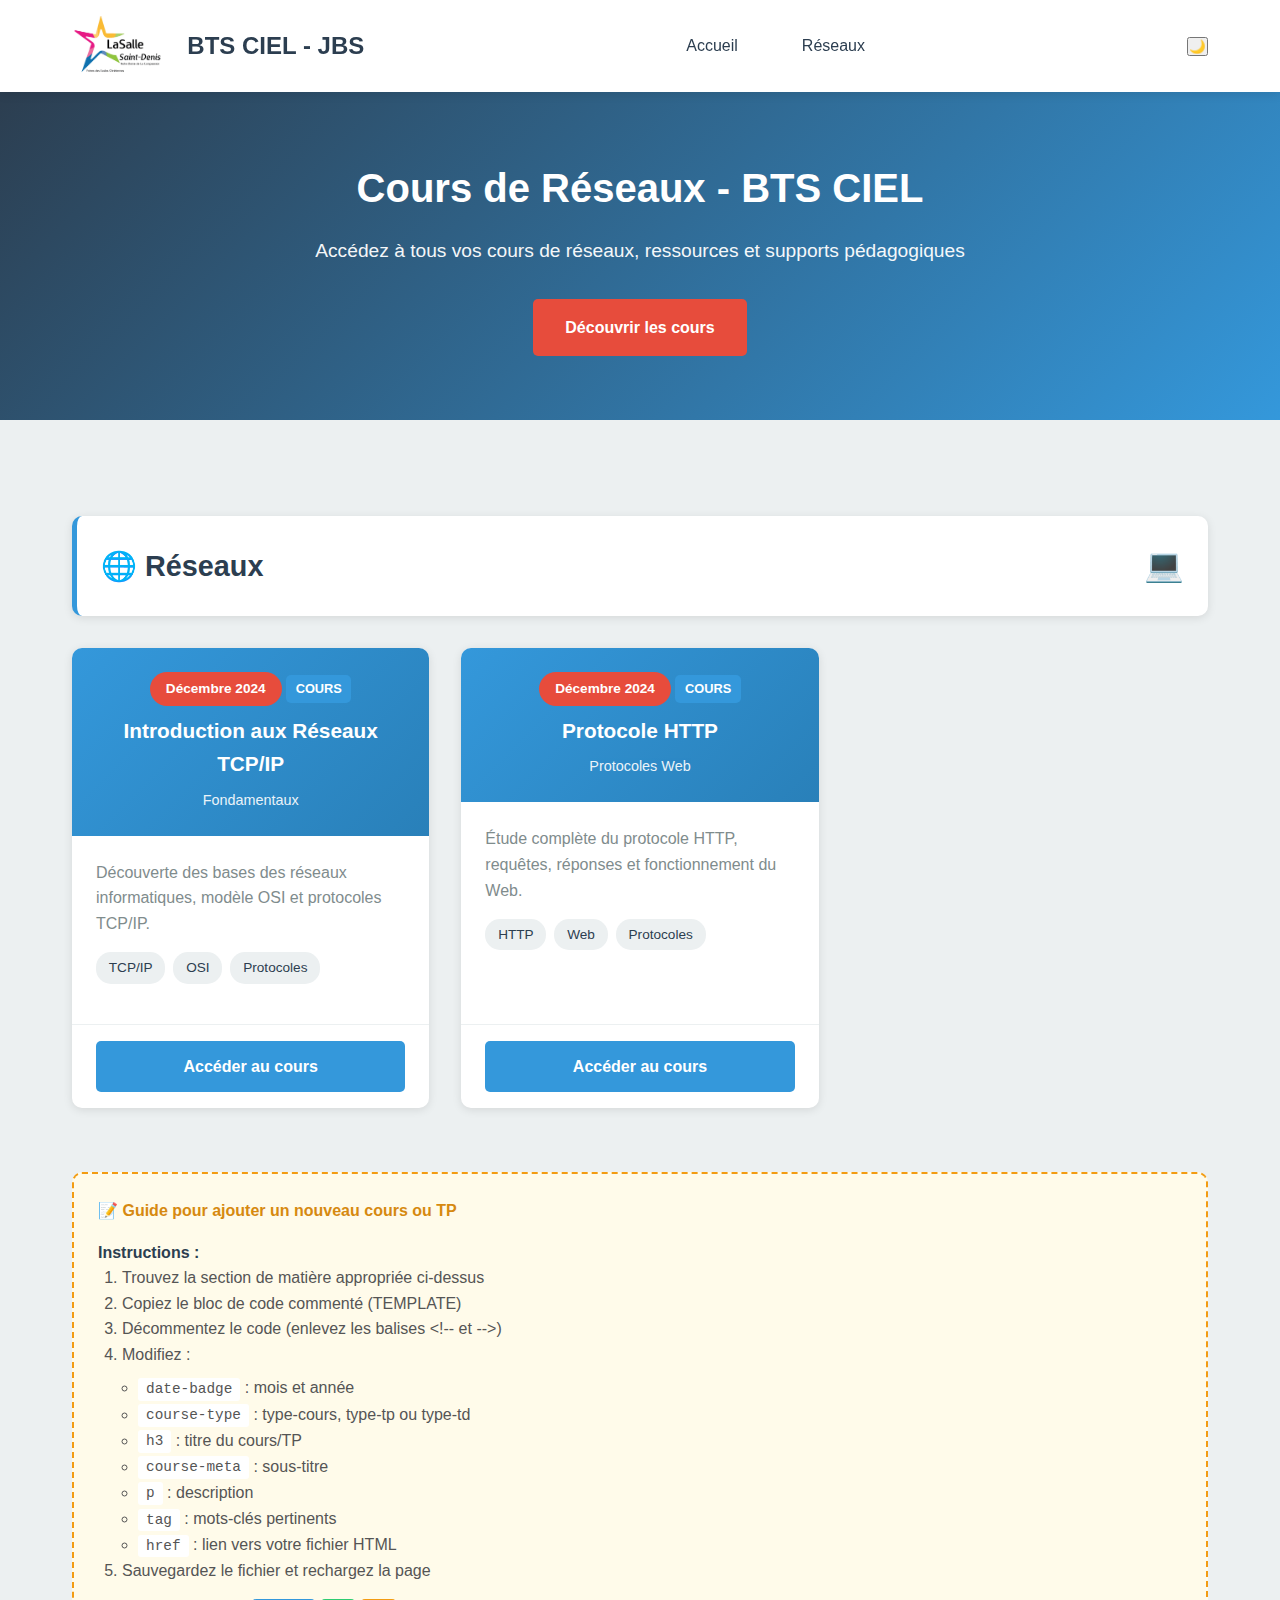
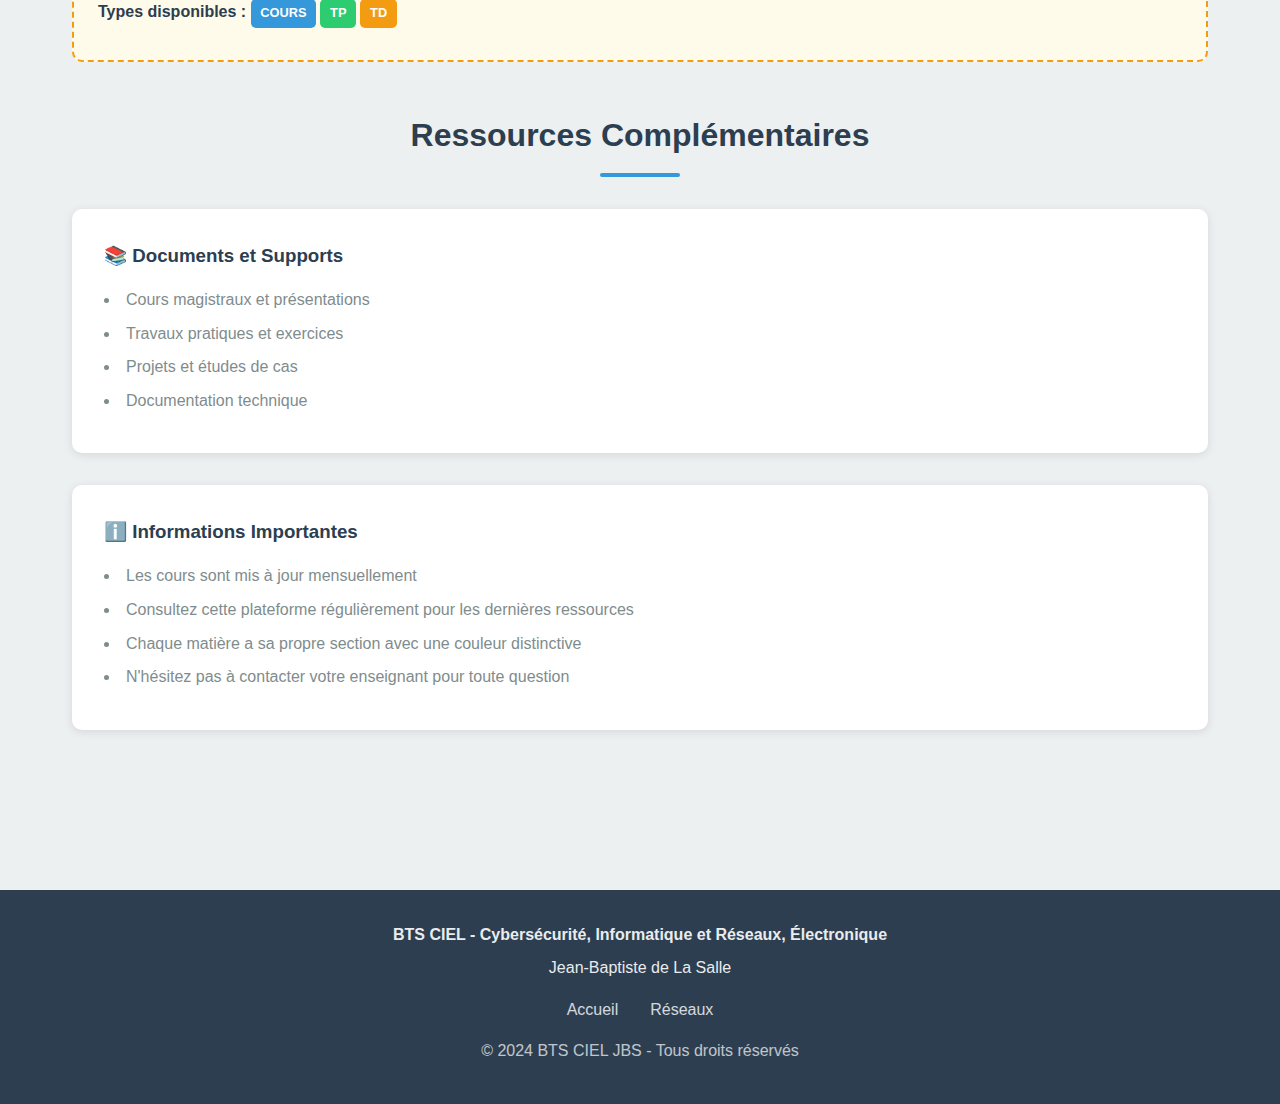
<file: index.html>
<!DOCTYPE html>
<html lang="fr">
<head>
    <meta charset="UTF-8">
    <meta name="viewport" content="width=device-width, initial-scale=1.0">
    <meta name="description" content="Cours de Réseaux pour BTS CIEL - Jean-Baptiste de La Salle">
    <title>BTS CIEL - Cours de Réseaux</title>
    <link rel="stylesheet" href="styles.css">
    <!-- Netlify Identity Widget -->
    <script src="https://identity.netlify.com/v1/netlify-identity-widget.js"></script>
</head>

<body>
    <!-- Conteneur pour les particules de fond -->
    <div id="particles-background"></div>

    <!-- Header avec navigation -->
    <header>
        <div class="header-container">
            <div class="logo-section">
                <img src="lasalle.png" alt="Logo La Salle" />
                <h1>BTS CIEL - JBS</h1>
            </div>
            <nav>
                <ul>
                    <li><a href="#accueil">Accueil</a></li>
                    <li><a href="#reseaux">Réseaux</a></li>
                </ul>
            </nav>
            <!-- Bouton mode sombre/clair dans le header -->
            <button id="theme-toggle" onclick="toggleTheme()" aria-label="Basculer le thème" title="Changer le thème">
                🌙
            </button>
        </div>
    </header>

    <!-- Section Hero -->
    <section class="hero" id="accueil">
        <div class="hero-content">
            <h2>Cours de Réseaux - BTS CIEL</h2>
            <p>Accédez à tous vos cours de réseaux, ressources et supports pédagogiques</p>
            <a href="#reseaux" class="cta-button">Découvrir les cours</a>
        </div>
    </section>

    <!-- Contenu principal -->
    <div class="container">

        <!-- ==================== RÉSEAUX ==================== -->
        <section id="reseaux" class="subject-section subject-reseaux">
            <div class="subject-header">
                <h3>🌐 Réseaux</h3>
                <span class="subject-icon">💻</span>
            </div>

            <div class="courses-grid">
                <!-- EXEMPLE : Cours de Réseaux - Décembre 2024 -->
                <div class="course-card">
                    <div class="course-header">
                        <span class="date-badge">Décembre 2024</span>
                        <span class="course-type type-cours">Cours</span>
                        <h3>Introduction aux Réseaux TCP/IP</h3>
                        <p class="course-meta">Fondamentaux</p>
                    </div>
                    <div class="course-body">
                        <p>Découverte des bases des réseaux informatiques, modèle OSI et protocoles TCP/IP.</p>
                        <div class="course-tags">
                            <span class="tag">TCP/IP</span>
                            <span class="tag">OSI</span>
                            <span class="tag">Protocoles</span>
                        </div>
                    </div>
                    <div class="course-footer">
                        <a href="#" class="course-link">Accéder au cours</a>
                    </div>
                </div>

                <!-- Cours : Protocole HTTP -->
                <div class="course-card">
                    <div class="course-header">
                        <span class="date-badge">Décembre 2024</span>
                        <span class="course-type type-cours">Cours</span>
                        <h3>Protocole HTTP</h3>
                        <p class="course-meta">Protocoles Web</p>
                    </div>
                    <div class="course-body">
                        <p>Étude complète du protocole HTTP, requêtes, réponses et fonctionnement du Web.</p>
                        <div class="course-tags">
                            <span class="tag">HTTP</span>
                            <span class="tag">Web</span>
                            <span class="tag">Protocoles</span>
                        </div>
                    </div>
                    <div class="course-footer">
                        <a href="page1.html" class="course-link">Accéder au cours</a>
                    </div>
                </div>

                <!-- TEMPLATE - Dupliquez cette carte pour ajouter un nouveau cours/TP -->
                <!--
                <div class="course-card">
                    <div class="course-header">
                        <span class="date-badge">Janvier 2025</span>
                        <span class="course-type type-tp">TP</span>
                        <h3>Titre du TP</h3>
                        <p class="course-meta">Thème</p>
                    </div>
                    <div class="course-body">
                        <p>Description du TP...</p>
                        <div class="course-tags">
                            <span class="tag">Tag1</span>
                            <span class="tag">Tag2</span>
                        </div>
                    </div>
                    <div class="course-footer">
                        <a href="votre-fichier.html" class="course-link">Accéder au TP</a>
                    </div>
                </div>
                -->
            </div>
        </section>

<!-- ==================== GUIDE D'UTILISATION ==================== -->
        <section id="guide">
            <div class="template-guide">
                <h4>📝 Guide pour ajouter un nouveau cours ou TP</h4>
                <p><strong>Instructions :</strong></p>
                <ol style="margin-left: 1.5rem; color: #555;">
                    <li>Trouvez la section de matière appropriée ci-dessus</li>
                    <li>Copiez le bloc de code commenté (TEMPLATE)</li>
                    <li>Décommentez le code (enlevez les balises &lt;!-- et --&gt;)</li>
                    <li>Modifiez :
                        <ul style="margin-left: 1rem; margin-top: 0.5rem;">
                            <li><code>date-badge</code> : mois et année</li>
                            <li><code>course-type</code> : type-cours, type-tp ou type-td</li>
                            <li><code>h3</code> : titre du cours/TP</li>
                            <li><code>course-meta</code> : sous-titre</li>
                            <li><code>p</code> : description</li>
                            <li><code>tag</code> : mots-clés pertinents</li>
                            <li><code>href</code> : lien vers votre fichier HTML</li>
                        </ul>
                    </li>
                    <li>Sauvegardez le fichier et rechargez la page</li>
                </ol>
                <p style="margin-top: 1rem;"><strong>Types disponibles :</strong>
                    <span class="course-type type-cours">COURS</span>
                    <span class="course-type type-tp">TP</span>
                    <span class="course-type type-td">TD</span>
                </p>
            </div>
        </section>

        <!-- Section Ressources -->
        <section id="ressources">
            <h2 class="section-title">Ressources Complémentaires</h2>

            <div class="info-section">
                <h3>📚 Documents et Supports</h3>
                <ul>
                    <li>Cours magistraux et présentations</li>
                    <li>Travaux pratiques et exercices</li>
                    <li>Projets et études de cas</li>
                    <li>Documentation technique</li>
                </ul>
            </div>

            <div class="info-section">
                <h3>ℹ️ Informations Importantes</h3>
                <ul>
                    <li>Les cours sont mis à jour mensuellement</li>
                    <li>Consultez cette plateforme régulièrement pour les dernières ressources</li>
                    <li>Chaque matière a sa propre section avec une couleur distinctive</li>
                    <li>N'hésitez pas à contacter votre enseignant pour toute question</li>
                </ul>
            </div>
        </section>
    </div>

    <!-- Footer -->
    <footer>
        <div class="footer-content">
            <p><strong>BTS CIEL - Cybersécurité, Informatique et Réseaux, Électronique</strong></p>
            <p>Jean-Baptiste de La Salle</p>
            <div class="footer-links">
                <a href="#accueil">Accueil</a>
                <a href="#reseaux">Réseaux</a>
            </div>
            <p style="margin-top: 1rem; opacity: 0.7;">&copy; 2024 BTS CIEL JBS - Tous droits réservés</p>
        </div>
    </footer>

    <!-- Script JavaScript pour les animations et le mode sombre/clair -->
    <script src="script.js"></script>
</body>
</html>
</file>
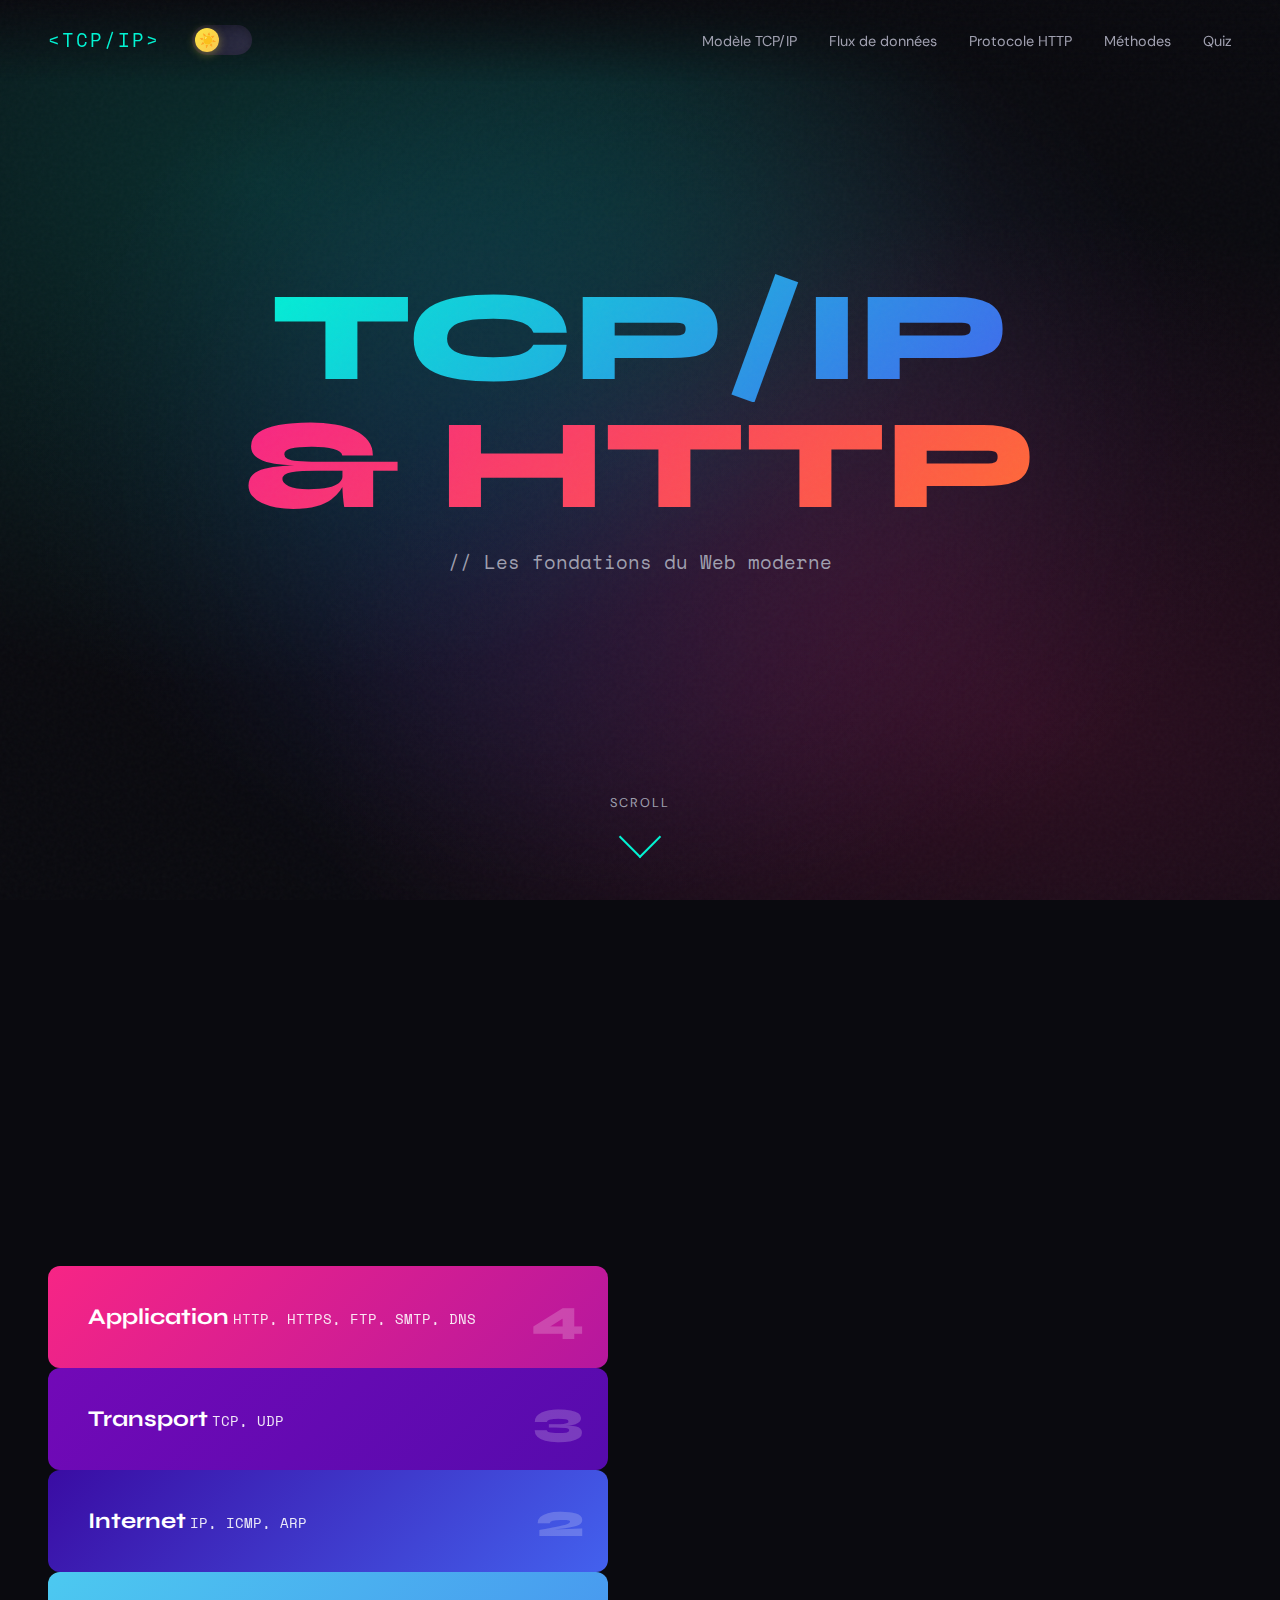
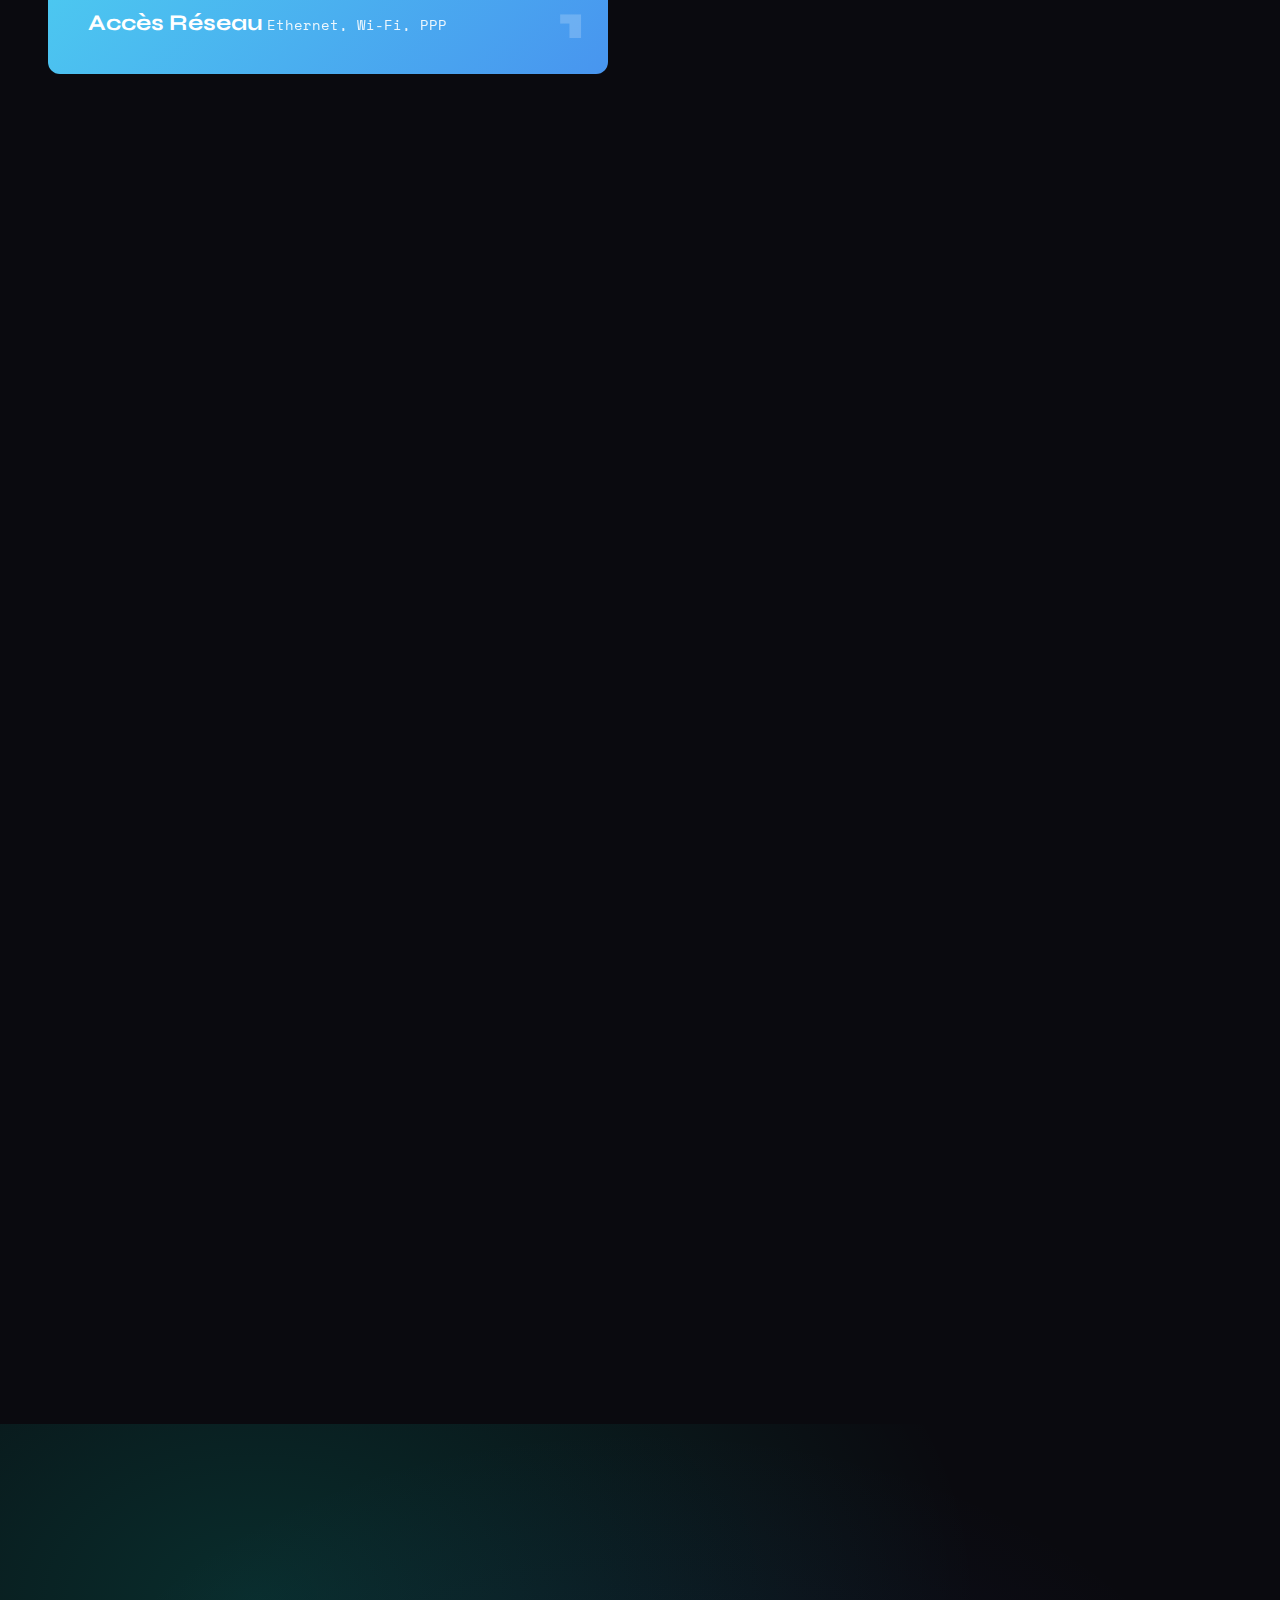
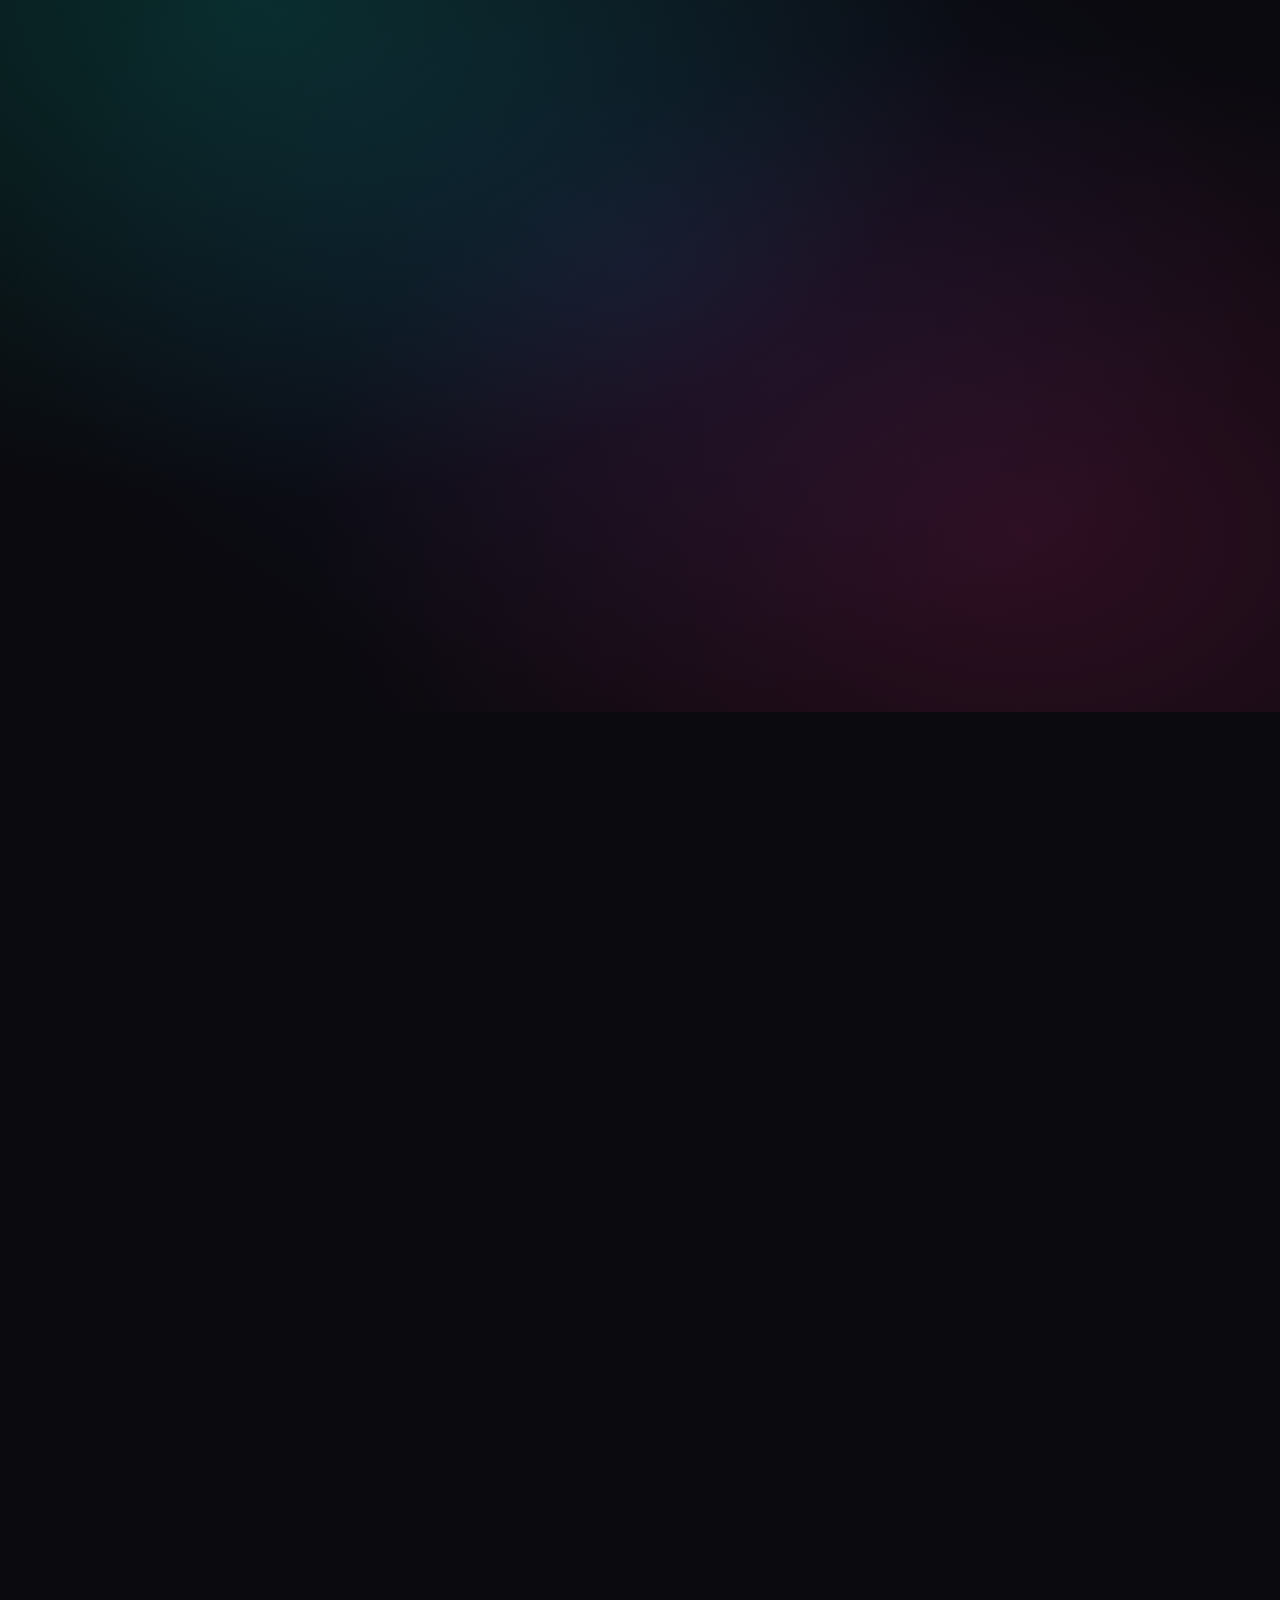
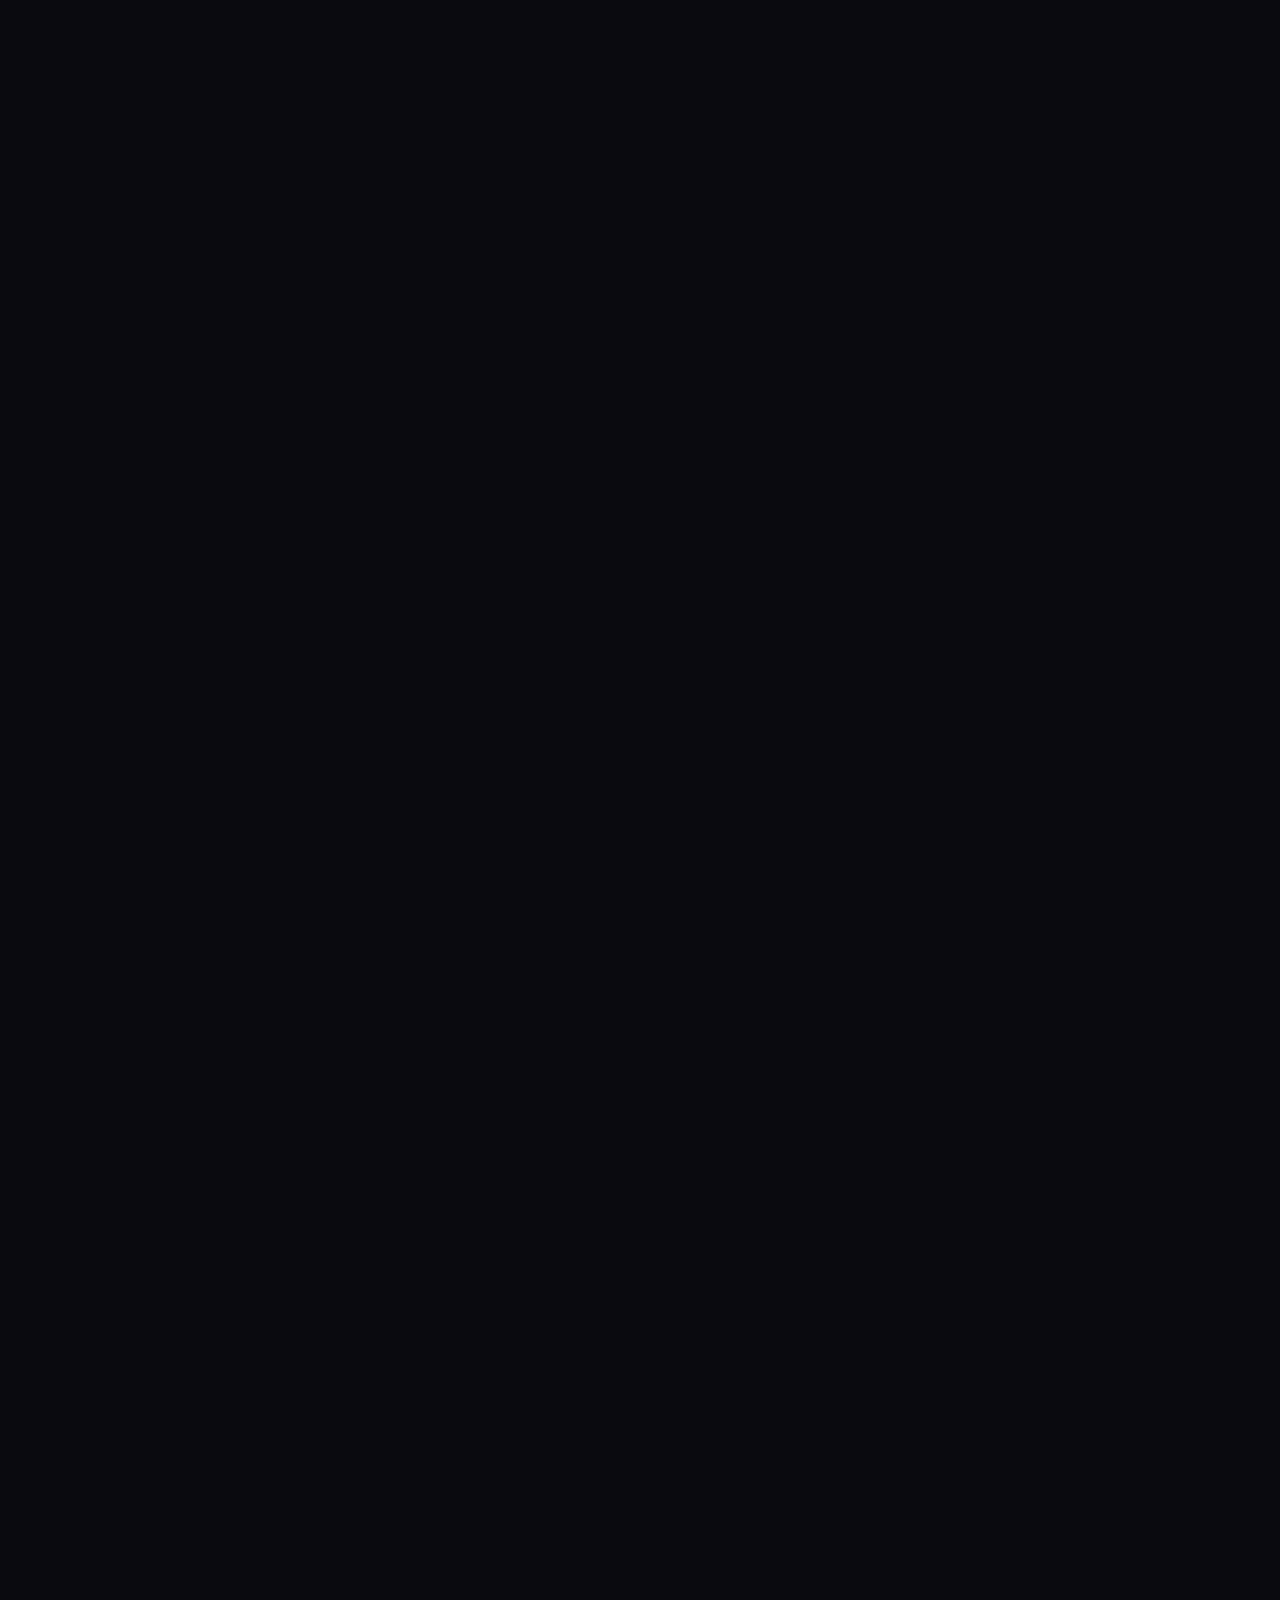
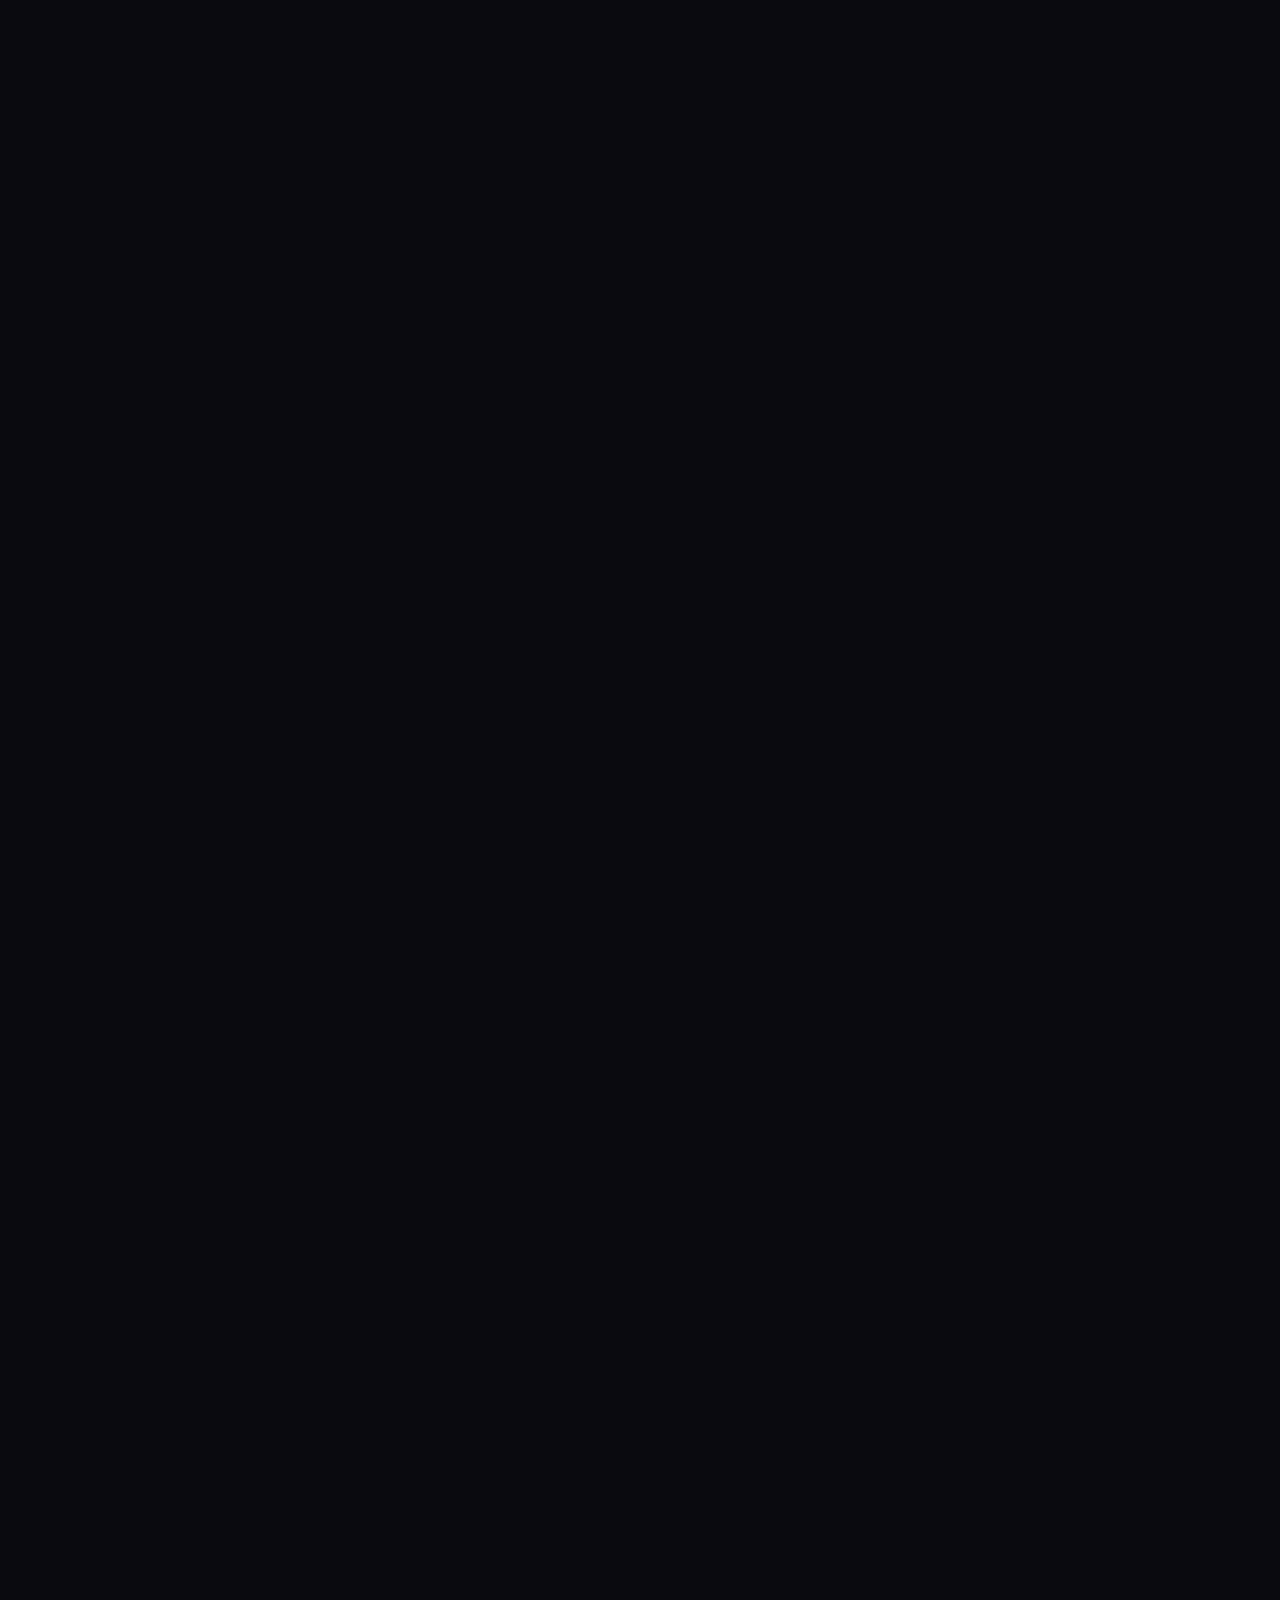
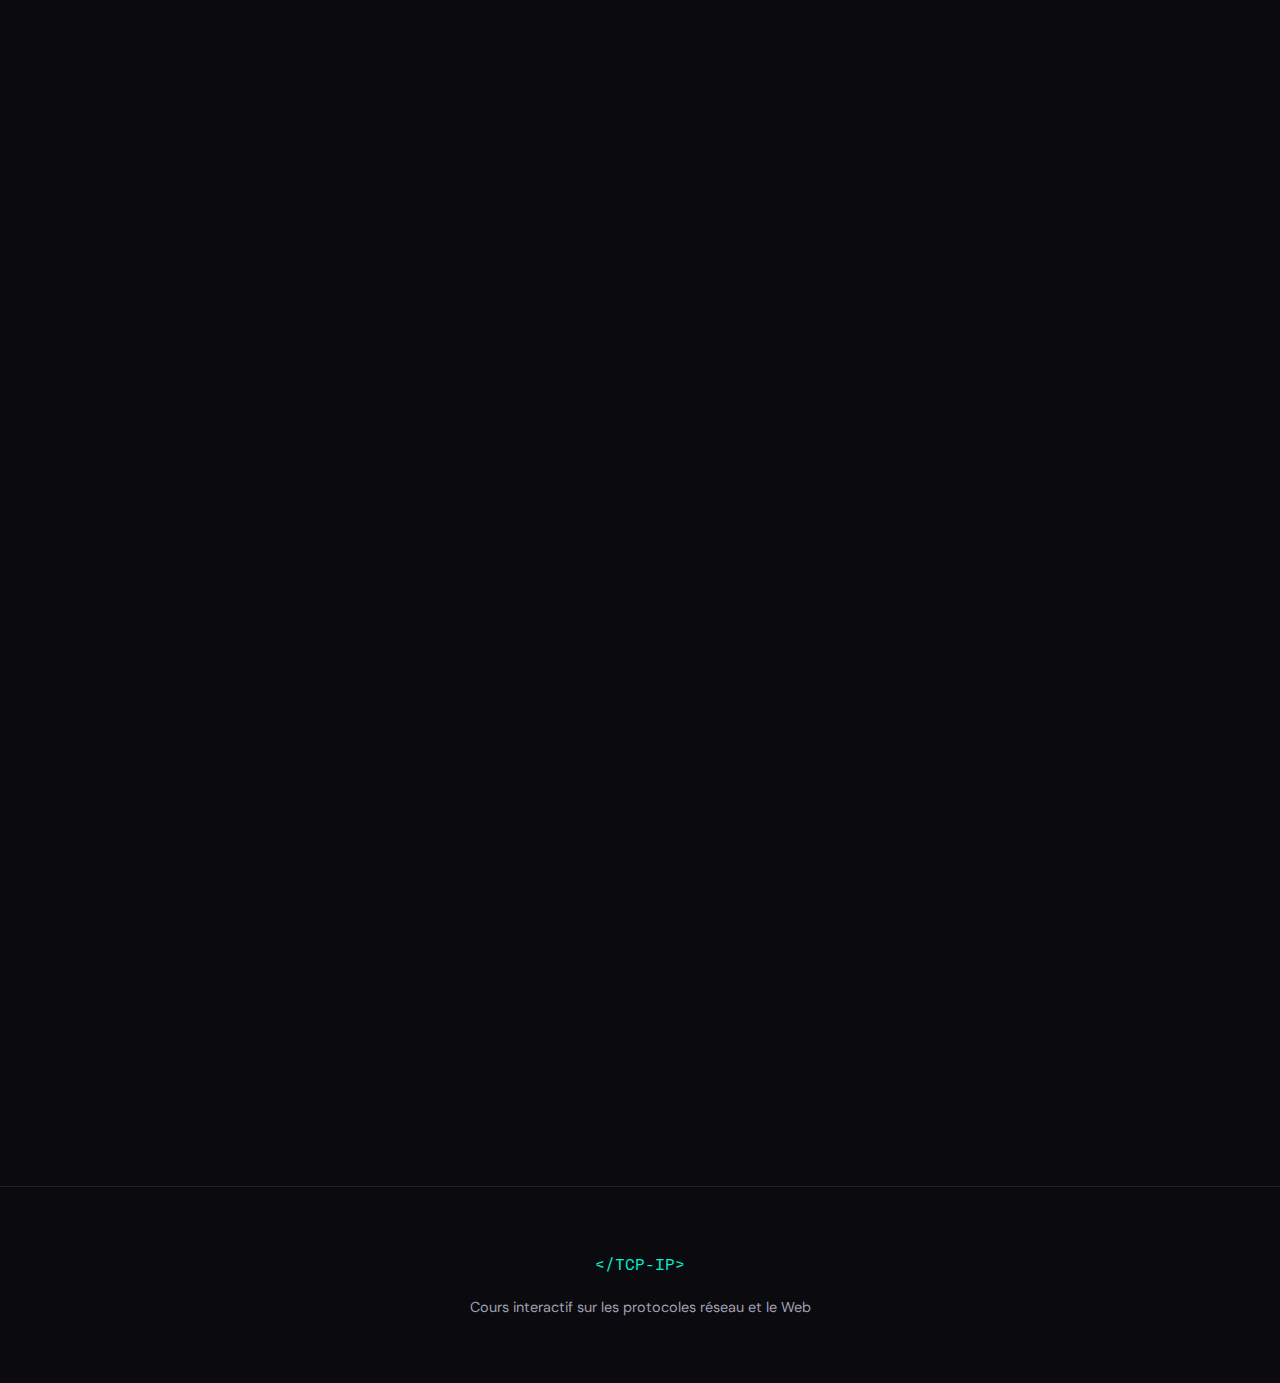
<file: page1.html>
<!DOCTYPE html>
<html lang="fr">
<head>
    <meta charset="UTF-8">
    <meta name="viewport" content="width=device-width, initial-scale=1.0">
    <title>TCP/IP & HTTP - Cours Interactif</title>
    <link href="https://fonts.googleapis.com/css2?family=Space+Mono:wght@400;700&family=Syne:wght@400;500;600;700;800&family=DM+Sans:wght@400;500;600&display=swap" rel="stylesheet">
    <style>
        :root {
            --bg-dark: #0a0a0f;
            --bg-card: #12121a;
            --accent-cyan: #00f5d4;
            --accent-magenta: #f72585;
            --accent-yellow: #fee440;
            --accent-blue: #4361ee;
            --accent-orange: #ff6b35;
            --text-primary: #ffffff;
            --text-secondary: #a0a0b0;
            --gradient-mesh: radial-gradient(ellipse at 20% 20%, rgba(0, 245, 212, 0.15) 0%, transparent 50%),
                            radial-gradient(ellipse at 80% 80%, rgba(247, 37, 133, 0.15) 0%, transparent 50%),
                            radial-gradient(ellipse at 50% 50%, rgba(67, 97, 238, 0.1) 0%, transparent 70%);
            --code-bg: #1a1a2e;
            --shadow-color: rgba(0, 0, 0, 0.5);
            --nav-bg: rgba(10, 10, 15, 0.95);
        }

        [data-theme="light"] {
            --bg-dark: #f5f7fa;
            --bg-card: #ffffff;
            --accent-cyan: #00b4a6;
            --accent-magenta: #d61a6c;
            --accent-yellow: #d4a800;
            --accent-blue: #3451c9;
            --accent-orange: #e55a2b;
            --text-primary: #1a1a2e;
            --text-secondary: #5a5a7a;
            --gradient-mesh: radial-gradient(ellipse at 20% 20%, rgba(0, 180, 166, 0.1) 0%, transparent 50%),
                            radial-gradient(ellipse at 80% 80%, rgba(214, 26, 108, 0.1) 0%, transparent 50%),
                            radial-gradient(ellipse at 50% 50%, rgba(52, 81, 201, 0.08) 0%, transparent 70%);
            --code-bg: #e8edf5;
            --shadow-color: rgba(0, 0, 0, 0.1);
            --nav-bg: rgba(245, 247, 250, 0.95);
        }

        * {
            margin: 0;
            padding: 0;
            box-sizing: border-box;
        }

        html {
            scroll-behavior: smooth;
        }

        body {
            font-family: 'DM Sans', sans-serif;
            background: var(--bg-dark);
            color: var(--text-primary);
            overflow-x: hidden;
            line-height: 1.7;
        }

        /* Noise texture overlay */
        body::before {
            content: '';
            position: fixed;
            top: 0;
            left: 0;
            width: 100%;
            height: 100%;
            background-image: url("data:image/svg+xml,%3Csvg viewBox='0 0 256 256' xmlns='http://www.w3.org/2000/svg'%3E%3Cfilter id='noise'%3E%3CfeTurbulence type='fractalNoise' baseFrequency='0.9' numOctaves='4' stitchTiles='stitch'/%3E%3C/filter%3E%3Crect width='100%25' height='100%25' filter='url(%23noise)'/%3E%3C/svg%3E");
            opacity: 0.03;
            pointer-events: none;
            z-index: 1000;
        }

        [data-theme="light"] body::before {
            opacity: 0.02;
        }

        /* Theme Toggle Button */
        .theme-toggle {
            position: relative;
            width: 60px;
            height: 30px;
            background: linear-gradient(135deg, #1a1a2e, #2d2d44);
            border-radius: 50px;
            border: none;
            cursor: pointer;
            display: flex;
            align-items: center;
            padding: 3px;
            transition: all 0.4s cubic-bezier(0.23, 1, 0.32, 1);
            box-shadow: inset 0 2px 10px rgba(0, 0, 0, 0.3);
        }

        [data-theme="light"] .theme-toggle {
            background: linear-gradient(135deg, #e0e5ec, #f5f7fa);
            box-shadow: inset 0 2px 10px rgba(0, 0, 0, 0.1);
        }

        .theme-toggle-circle {
            width: 24px;
            height: 24px;
            background: linear-gradient(135deg, #fee440, #f9c74f);
            border-radius: 50%;
            display: flex;
            align-items: center;
            justify-content: center;
            transition: all 0.4s cubic-bezier(0.68, -0.55, 0.265, 1.55);
            box-shadow: 0 2px 10px rgba(254, 228, 64, 0.4);
            transform: translateX(0);
        }

        [data-theme="light"] .theme-toggle-circle {
            transform: translateX(30px);
            background: linear-gradient(135deg, #4361ee, #3a0ca3);
            box-shadow: 0 2px 10px rgba(67, 97, 238, 0.4);
        }

        .theme-toggle-icon {
            font-size: 14px;
            transition: all 0.3s ease;
        }

        .sun-icon {
            display: block;
        }

        .moon-icon {
            display: none;
        }

        [data-theme="light"] .sun-icon {
            display: none;
        }

        [data-theme="light"] .moon-icon {
            display: block;
        }

        .theme-toggle:hover .theme-toggle-circle {
            transform: scale(1.1);
        }

        [data-theme="light"] .theme-toggle:hover .theme-toggle-circle {
            transform: translateX(30px) scale(1.1);
        }

        /* Navigation */
        nav {
            position: fixed;
            top: 0;
            left: 0;
            right: 0;
            z-index: 100;
            padding: 1.5rem 3rem;
            display: flex;
            justify-content: space-between;
            align-items: center;
            background: linear-gradient(to bottom, var(--nav-bg), transparent);
            backdrop-filter: blur(10px);
        }

        .nav-left {
            display: flex;
            align-items: center;
            gap: 2rem;
        }

        .logo {
            font-family: 'Space Mono', monospace;
            font-size: 1.2rem;
            color: var(--accent-cyan);
            text-decoration: none;
            letter-spacing: 2px;
        }

        .nav-links {
            display: flex;
            gap: 2rem;
            list-style: none;
        }

        .nav-links a {
            color: var(--text-secondary);
            text-decoration: none;
            font-size: 0.9rem;
            transition: all 0.3s ease;
            position: relative;
        }

        .nav-links a::after {
            content: '';
            position: absolute;
            bottom: -5px;
            left: 0;
            width: 0;
            height: 2px;
            background: var(--accent-cyan);
            transition: width 0.3s ease;
        }

        .nav-links a:hover {
            color: var(--text-primary);
        }

        .nav-links a:hover::after {
            width: 100%;
        }

        /* Hero Section */
        .hero {
            min-height: 100vh;
            display: flex;
            flex-direction: column;
            justify-content: center;
            align-items: center;
            text-align: center;
            padding: 2rem;
            background: var(--gradient-mesh);
            position: relative;
            overflow: hidden;
        }

        .hero::before {
            content: '';
            position: absolute;
            top: 50%;
            left: 50%;
            transform: translate(-50%, -50%);
            width: 800px;
            height: 800px;
            background: conic-gradient(from 0deg, var(--accent-cyan), var(--accent-magenta), var(--accent-blue), var(--accent-cyan));
            border-radius: 50%;
            opacity: 0.1;
            filter: blur(100px);
            animation: rotate 20s linear infinite;
        }

        @keyframes rotate {
            to { transform: translate(-50%, -50%) rotate(360deg); }
        }

        .hero-title {
            font-family: 'Syne', sans-serif;
            font-size: clamp(3rem, 10vw, 8rem);
            font-weight: 800;
            line-height: 1;
            margin-bottom: 1rem;
            position: relative;
            z-index: 1;
        }

        .hero-title .line1 {
            display: block;
            background: linear-gradient(135deg, var(--accent-cyan), var(--accent-blue));
            -webkit-background-clip: text;
            -webkit-text-fill-color: transparent;
            background-clip: text;
            animation: slideInLeft 1s ease-out;
        }

        .hero-title .line2 {
            display: block;
            background: linear-gradient(135deg, var(--accent-magenta), var(--accent-orange));
            -webkit-background-clip: text;
            -webkit-text-fill-color: transparent;
            background-clip: text;
            animation: slideInRight 1s ease-out 0.2s both;
        }

        @keyframes slideInLeft {
            from { transform: translateX(-100px); opacity: 0; }
            to { transform: translateX(0); opacity: 1; }
        }

        @keyframes slideInRight {
            from { transform: translateX(100px); opacity: 0; }
            to { transform: translateX(0); opacity: 1; }
        }

        .hero-subtitle {
            font-family: 'Space Mono', monospace;
            font-size: 1.2rem;
            color: var(--text-secondary);
            margin-bottom: 3rem;
            animation: fadeIn 1s ease-out 0.5s both;
            position: relative;
            z-index: 1;
        }

        @keyframes fadeIn {
            from { opacity: 0; transform: translateY(20px); }
            to { opacity: 1; transform: translateY(0); }
        }

        .scroll-indicator {
            position: absolute;
            bottom: 3rem;
            left: 50%;
            transform: translateX(-50%);
            display: flex;
            flex-direction: column;
            align-items: center;
            gap: 0.5rem;
            animation: bounce 2s infinite;
        }

        .scroll-indicator span {
            font-size: 0.8rem;
            color: var(--text-secondary);
            letter-spacing: 2px;
        }

        .scroll-indicator .arrow {
            width: 30px;
            height: 30px;
            border-right: 2px solid var(--accent-cyan);
            border-bottom: 2px solid var(--accent-cyan);
            transform: rotate(45deg);
        }

        @keyframes bounce {
            0%, 100% { transform: translateX(-50%) translateY(0); }
            50% { transform: translateX(-50%) translateY(10px); }
        }

        /* Section styling */
        section {
            padding: 6rem 3rem;
            max-width: 1400px;
            margin: 0 auto;
            position: relative;
        }

        .section-header {
            text-align: center;
            margin-bottom: 4rem;
        }

        .section-number {
            font-family: 'Space Mono', monospace;
            font-size: 0.9rem;
            color: var(--accent-cyan);
            letter-spacing: 3px;
            margin-bottom: 1rem;
            display: block;
        }

        .section-title {
            font-family: 'Syne', sans-serif;
            font-size: clamp(2rem, 5vw, 3.5rem);
            font-weight: 700;
            margin-bottom: 1rem;
        }

        .section-desc {
            color: var(--text-secondary);
            max-width: 600px;
            margin: 0 auto;
        }

        /* TCP/IP Model Visual */
        .tcpip-container {
            display: grid;
            grid-template-columns: 1fr 1fr;
            gap: 4rem;
            align-items: center;
            margin: 4rem 0;
        }

        .model-stack {
            display: flex;
            flex-direction: column;
            gap: 0;
            perspective: 1000px;
        }

        .layer {
            padding: 2rem 2.5rem;
            border-radius: 12px;
            position: relative;
            transform-style: preserve-3d;
            transition: all 0.5s cubic-bezier(0.23, 1, 0.32, 1);
            cursor: pointer;
            overflow: hidden;
        }

        .layer::before {
            content: '';
            position: absolute;
            inset: 0;
            background: linear-gradient(135deg, rgba(255,255,255,0.1), transparent);
            opacity: 0;
            transition: opacity 0.3s ease;
        }

        .layer:hover::before {
            opacity: 1;
        }

        .layer:hover {
            transform: translateX(20px) scale(1.02);
            z-index: 10;
        }

        .layer.active {
            transform: translateX(30px) scale(1.05);
            box-shadow: 0 20px 60px var(--shadow-color);
        }

        .layer-application {
            background: linear-gradient(135deg, #f72585, #b5179e);
            animation: slideIn 0.6s ease-out 0.1s both;
        }

        .layer-transport {
            background: linear-gradient(135deg, #7209b7, #560bad);
            animation: slideIn 0.6s ease-out 0.2s both;
        }

        .layer-internet {
            background: linear-gradient(135deg, #3a0ca3, #4361ee);
            animation: slideIn 0.6s ease-out 0.3s both;
        }

        .layer-network {
            background: linear-gradient(135deg, #4cc9f0, #4895ef);
            animation: slideIn 0.6s ease-out 0.4s both;
        }

        @keyframes slideIn {
            from { transform: translateX(-50px); opacity: 0; }
            to { transform: translateX(0); opacity: 1; }
        }

        .layer-name {
            font-family: 'Syne', sans-serif;
            font-size: 1.4rem;
            font-weight: 700;
            margin-bottom: 0.5rem;
        }

        .layer-protocols {
            font-family: 'Space Mono', monospace;
            font-size: 0.85rem;
            opacity: 0.9;
        }

        .layer-number {
            position: absolute;
            right: 1.5rem;
            top: 50%;
            transform: translateY(-50%);
            font-family: 'Syne', sans-serif;
            font-size: 3rem;
            font-weight: 800;
            opacity: 0.2;
        }

        /* Layer Details Panel */
        .layer-details {
            background: var(--bg-card);
            border-radius: 20px;
            padding: 2.5rem;
            border: 1px solid rgba(255, 255, 255, 0.1);
            position: relative;
            overflow: hidden;
        }

        .layer-details::before {
            content: '';
            position: absolute;
            top: 0;
            left: 0;
            right: 0;
            height: 4px;
            background: linear-gradient(90deg, var(--accent-cyan), var(--accent-magenta));
        }

        .details-title {
            font-family: 'Syne', sans-serif;
            font-size: 1.8rem;
            font-weight: 700;
            margin-bottom: 1rem;
        }

        .details-content {
            color: var(--text-secondary);
            margin-bottom: 1.5rem;
        }

        .protocol-tags {
            display: flex;
            flex-wrap: wrap;
            gap: 0.5rem;
        }

        .protocol-tag {
            padding: 0.5rem 1rem;
            background: rgba(255, 255, 255, 0.05);
            border: 1px solid rgba(255, 255, 255, 0.1);
            border-radius: 50px;
            font-family: 'Space Mono', monospace;
            font-size: 0.8rem;
            transition: all 0.3s ease;
        }

        .protocol-tag:hover {
            background: var(--accent-cyan);
            color: var(--bg-dark);
            border-color: var(--accent-cyan);
            transform: translateY(-2px);
        }

        .protocol-tag.highlight {
            background: var(--accent-magenta);
            border-color: var(--accent-magenta);
            color: white;
            animation: pulse 2s infinite;
        }

        @keyframes pulse {
            0%, 100% { box-shadow: 0 0 0 0 rgba(247, 37, 133, 0.4); }
            50% { box-shadow: 0 0 0 10px rgba(247, 37, 133, 0); }
        }

        /* Protocol Modal */
        .protocol-modal-overlay {
            position: fixed;
            top: 0;
            left: 0;
            right: 0;
            bottom: 0;
            background: rgba(10, 10, 15, 0.9);
            backdrop-filter: blur(10px);
            z-index: 1000;
            display: flex;
            align-items: center;
            justify-content: center;
            opacity: 0;
            visibility: hidden;
            transition: all 0.3s ease;
        }

        .protocol-modal-overlay.active {
            opacity: 1;
            visibility: visible;
        }

        .protocol-modal {
            background: var(--bg-card);
            border-radius: 24px;
            padding: 2.5rem;
            max-width: 600px;
            width: 90%;
            max-height: 80vh;
            overflow-y: auto;
            border: 1px solid rgba(255, 255, 255, 0.1);
            position: relative;
            transform: scale(0.9) translateY(20px);
            transition: all 0.3s cubic-bezier(0.23, 1, 0.32, 1);
        }

        .protocol-modal-overlay.active .protocol-modal {
            transform: scale(1) translateY(0);
        }

        .modal-close {
            position: absolute;
            top: 1.5rem;
            right: 1.5rem;
            width: 40px;
            height: 40px;
            border-radius: 50%;
            background: rgba(255, 255, 255, 0.05);
            border: 1px solid rgba(255, 255, 255, 0.1);
            color: var(--text-secondary);
            font-size: 1.5rem;
            cursor: pointer;
            display: flex;
            align-items: center;
            justify-content: center;
            transition: all 0.3s ease;
        }

        .modal-close:hover {
            background: var(--accent-magenta);
            color: white;
            border-color: var(--accent-magenta);
        }

        .modal-icon {
            width: 70px;
            height: 70px;
            border-radius: 16px;
            display: flex;
            align-items: center;
            justify-content: center;
            font-size: 2rem;
            margin-bottom: 1.5rem;
        }

        .modal-title {
            font-family: 'Syne', sans-serif;
            font-size: 1.8rem;
            font-weight: 700;
            margin-bottom: 0.5rem;
        }

        .modal-subtitle {
            font-family: 'Space Mono', monospace;
            font-size: 0.9rem;
            color: var(--accent-cyan);
            margin-bottom: 1.5rem;
        }

        .modal-description {
            color: var(--text-secondary);
            margin-bottom: 1.5rem;
            line-height: 1.8;
        }

        .modal-details {
            background: rgba(255, 255, 255, 0.03);
            border-radius: 12px;
            padding: 1.5rem;
            margin-bottom: 1.5rem;
        }

        .modal-detail-row {
            display: flex;
            justify-content: space-between;
            padding: 0.8rem 0;
            border-bottom: 1px solid rgba(255, 255, 255, 0.05);
        }

        .modal-detail-row:last-child {
            border-bottom: none;
        }

        .detail-label {
            color: var(--text-secondary);
            font-size: 0.9rem;
        }

        .detail-value {
            font-family: 'Space Mono', monospace;
            color: var(--accent-cyan);
            font-size: 0.9rem;
        }

        .modal-example {
            background: var(--code-bg);
            border-radius: 12px;
            padding: 1.5rem;
            font-family: 'Space Mono', monospace;
            font-size: 0.85rem;
            overflow-x: auto;
            border: 1px solid rgba(128, 128, 128, 0.1);
        }

        .modal-example-title {
            font-family: 'Syne', sans-serif;
            font-size: 0.9rem;
            font-weight: 600;
            margin-bottom: 1rem;
            color: var(--text-secondary);
        }

        /* Data Flow Animation */
        .flow-section {
            background: var(--bg-card);
            border-radius: 30px;
            padding: 4rem;
            margin: 4rem 0;
            position: relative;
            overflow: hidden;
        }

        .flow-container {
            display: flex;
            justify-content: space-between;
            align-items: center;
            position: relative;
            padding: 3rem 0;
        }

        .flow-endpoint {
            text-align: center;
            z-index: 2;
        }

        .endpoint-icon {
            width: 120px;
            height: 120px;
            background: linear-gradient(135deg, var(--accent-cyan), var(--accent-blue));
            border-radius: 24px;
            display: flex;
            align-items: center;
            justify-content: center;
            margin: 0 auto 1rem;
            font-size: 3rem;
            box-shadow: 0 20px 60px rgba(0, 245, 212, 0.3);
            position: relative;
        }

        .endpoint-icon::after {
            content: '';
            position: absolute;
            inset: -3px;
            border-radius: 27px;
            background: linear-gradient(135deg, var(--accent-cyan), var(--accent-magenta));
            z-index: -1;
            opacity: 0.5;
            filter: blur(10px);
        }

        .endpoint-label {
            font-family: 'Space Mono', monospace;
            font-size: 0.9rem;
            color: var(--text-secondary);
        }

        .flow-path {
            position: absolute;
            left: 150px;
            right: 150px;
            top: 50%;
            height: 4px;
            background: rgba(255, 255, 255, 0.1);
            transform: translateY(-50%);
        }

        .flow-packet {
            position: absolute;
            width: 60px;
            height: 60px;
            background: linear-gradient(135deg, var(--accent-magenta), var(--accent-orange));
            border-radius: 12px;
            top: 50%;
            transform: translateY(-50%);
            display: flex;
            align-items: center;
            justify-content: center;
            font-size: 1.5rem;
            box-shadow: 0 10px 40px rgba(247, 37, 133, 0.4);
            animation: movePacket 3s ease-in-out infinite;
        }

        @keyframes movePacket {
            0% { left: 0; }
            45% { left: calc(100% - 60px); }
            50% { left: calc(100% - 60px); transform: translateY(-50%) scale(1.2); }
            55% { left: calc(100% - 60px); }
            100% { left: 0; }
        }

        .flow-stages {
            display: flex;
            justify-content: space-around;
            margin-top: 3rem;
            gap: 1rem;
        }

        .flow-stage {
            text-align: center;
            flex: 1;
            padding: 1.5rem;
            background: rgba(255, 255, 255, 0.02);
            border-radius: 16px;
            border: 1px solid rgba(255, 255, 255, 0.05);
            transition: all 0.3s ease;
        }

        .flow-stage:hover {
            background: rgba(255, 255, 255, 0.05);
            transform: translateY(-5px);
        }

        .stage-number {
            width: 40px;
            height: 40px;
            background: linear-gradient(135deg, var(--accent-cyan), var(--accent-blue));
            border-radius: 50%;
            display: flex;
            align-items: center;
            justify-content: center;
            margin: 0 auto 1rem;
            font-family: 'Syne', sans-serif;
            font-weight: 700;
        }

        .stage-title {
            font-family: 'Syne', sans-serif;
            font-weight: 600;
            margin-bottom: 0.5rem;
        }

        .stage-desc {
            font-size: 0.85rem;
            color: var(--text-secondary);
        }

        /* HTTP Section */
        .http-section {
            background: var(--gradient-mesh);
            padding: 6rem 3rem;
        }

        .http-exchange {
            display: grid;
            grid-template-columns: 1fr auto 1fr;
            gap: 2rem;
            align-items: start;
            margin: 4rem 0;
        }

        .http-side {
            background: var(--bg-card);
            border-radius: 20px;
            overflow: hidden;
            border: 1px solid rgba(255, 255, 255, 0.1);
        }

        .http-side-header {
            padding: 1.5rem 2rem;
            background: rgba(255, 255, 255, 0.03);
            border-bottom: 1px solid rgba(255, 255, 255, 0.1);
            display: flex;
            align-items: center;
            gap: 1rem;
        }

        .side-icon {
            width: 50px;
            height: 50px;
            border-radius: 12px;
            display: flex;
            align-items: center;
            justify-content: center;
            font-size: 1.5rem;
        }

        .client-icon {
            background: linear-gradient(135deg, var(--accent-cyan), var(--accent-blue));
        }

        .server-icon {
            background: linear-gradient(135deg, var(--accent-magenta), var(--accent-orange));
        }

        .side-title {
            font-family: 'Syne', sans-serif;
            font-weight: 700;
            font-size: 1.2rem;
        }

        .http-side-content {
            padding: 2rem;
        }

        .code-block {
            background: var(--code-bg);
            border-radius: 12px;
            padding: 1.5rem;
            font-family: 'Space Mono', monospace;
            font-size: 0.85rem;
            overflow-x: auto;
            position: relative;
            border: 1px solid rgba(128, 128, 128, 0.1);
        }

        [data-theme="light"] .code-block {
            box-shadow: 0 2px 10px rgba(0, 0, 0, 0.05);
        }

        .code-block::before {
            content: attr(data-label);
            position: absolute;
            top: 0;
            right: 0;
            padding: 0.5rem 1rem;
            background: rgba(255, 255, 255, 0.1);
            border-radius: 0 12px 0 12px;
            font-size: 0.7rem;
            color: var(--text-secondary);
        }

        .code-line {
            display: block;
            line-height: 1.8;
            opacity: 0;
            animation: typeIn 0.3s ease-out forwards;
        }

        .code-line:nth-child(1) { animation-delay: 0.1s; }
        .code-line:nth-child(2) { animation-delay: 0.2s; }
        .code-line:nth-child(3) { animation-delay: 0.3s; }
        .code-line:nth-child(4) { animation-delay: 0.4s; }
        .code-line:nth-child(5) { animation-delay: 0.5s; }
        .code-line:nth-child(6) { animation-delay: 0.6s; }
        .code-line:nth-child(7) { animation-delay: 0.7s; }

        @keyframes typeIn {
            from { opacity: 0; transform: translateX(-10px); }
            to { opacity: 1; transform: translateX(0); }
        }

        .code-method { color: var(--accent-magenta); }
        .code-path { color: var(--accent-cyan); }
        .code-version { color: var(--accent-yellow); }
        .code-header { color: var(--accent-blue); }
        .code-value { color: #a0a0b0; }
        .code-status { color: var(--accent-cyan); }
        .code-status-text { color: #7ed957; }

        .http-arrow {
            display: flex;
            flex-direction: column;
            align-items: center;
            gap: 2rem;
            padding-top: 4rem;
        }

        .arrow-request, .arrow-response {
            display: flex;
            align-items: center;
            gap: 1rem;
        }

        .arrow-line {
            width: 80px;
            height: 3px;
            background: var(--accent-cyan);
            position: relative;
        }

        .arrow-line::after {
            content: '';
            position: absolute;
            right: -5px;
            top: 50%;
            transform: translateY(-50%);
            border: 6px solid transparent;
            border-left-color: var(--accent-cyan);
        }

        .arrow-response .arrow-line {
            background: var(--accent-magenta);
            transform: rotate(180deg);
        }

        .arrow-response .arrow-line::after {
            border-left-color: var(--accent-magenta);
        }

        .arrow-label {
            font-family: 'Space Mono', monospace;
            font-size: 0.8rem;
            color: var(--text-secondary);
        }

        /* HTTP Methods */
        .methods-grid {
            display: grid;
            grid-template-columns: repeat(auto-fit, minmax(280px, 1fr));
            gap: 1.5rem;
            margin: 3rem 0;
        }

        .method-card {
            background: var(--bg-card);
            border-radius: 20px;
            padding: 2rem;
            border: 1px solid rgba(255, 255, 255, 0.1);
            transition: all 0.4s cubic-bezier(0.23, 1, 0.32, 1);
            cursor: pointer;
            position: relative;
            overflow: hidden;
        }

        .method-card::before {
            content: '';
            position: absolute;
            top: 0;
            left: 0;
            width: 100%;
            height: 100%;
            background: linear-gradient(135deg, var(--card-color), transparent);
            opacity: 0;
            transition: opacity 0.3s ease;
        }

        .method-card:hover {
            transform: translateY(-10px);
            border-color: var(--card-color);
        }

        .method-card:hover::before {
            opacity: 0.1;
        }

        .method-badge {
            display: inline-block;
            padding: 0.5rem 1.2rem;
            border-radius: 50px;
            font-family: 'Space Mono', monospace;
            font-weight: 700;
            font-size: 0.9rem;
            margin-bottom: 1rem;
        }

        .method-card.get { --card-color: #7ed957; }
        .method-card.get .method-badge { background: rgba(126, 217, 87, 0.2); color: #7ed957; }

        .method-card.post { --card-color: #4361ee; }
        .method-card.post .method-badge { background: rgba(67, 97, 238, 0.2); color: #4361ee; }

        .method-card.put { --card-color: #fee440; }
        .method-card.put .method-badge { background: rgba(254, 228, 64, 0.2); color: #fee440; }

        .method-card.delete { --card-color: #f72585; }
        .method-card.delete .method-badge { background: rgba(247, 37, 133, 0.2); color: #f72585; }

        .method-card.head { --card-color: #00f5d4; }
        .method-card.head .method-badge { background: rgba(0, 245, 212, 0.2); color: #00f5d4; }

        .method-title {
            font-family: 'Syne', sans-serif;
            font-size: 1.2rem;
            font-weight: 600;
            margin-bottom: 0.5rem;
        }

        .method-desc {
            color: var(--text-secondary);
            font-size: 0.9rem;
        }

        /* Status Codes */
        .status-container {
            display: flex;
            gap: 1.5rem;
            margin: 3rem 0;
            flex-wrap: wrap;
        }

        .status-group {
            flex: 1;
            min-width: 250px;
            background: var(--bg-card);
            border-radius: 20px;
            padding: 2rem;
            border: 1px solid rgba(255, 255, 255, 0.1);
            position: relative;
            overflow: hidden;
        }

        .status-group::before {
            content: '';
            position: absolute;
            top: 0;
            left: 0;
            right: 0;
            height: 4px;
        }

        .status-group.info::before { background: var(--accent-blue); }
        .status-group.success::before { background: #7ed957; }
        .status-group.redirect::before { background: var(--accent-yellow); }
        .status-group.client-error::before { background: var(--accent-orange); }
        .status-group.server-error::before { background: var(--accent-magenta); }

        .status-range {
            font-family: 'Syne', sans-serif;
            font-size: 2.5rem;
            font-weight: 800;
            margin-bottom: 0.5rem;
        }

        .status-group.info .status-range { color: var(--accent-blue); }
        .status-group.success .status-range { color: #7ed957; }
        .status-group.redirect .status-range { color: var(--accent-yellow); }
        .status-group.client-error .status-range { color: var(--accent-orange); }
        .status-group.server-error .status-range { color: var(--accent-magenta); }

        .status-title {
            font-family: 'Syne', sans-serif;
            font-weight: 600;
            margin-bottom: 1rem;
        }

        .status-examples {
            list-style: none;
        }

        .status-examples li {
            padding: 0.5rem 0;
            color: var(--text-secondary);
            font-size: 0.9rem;
            display: flex;
            align-items: center;
            gap: 0.5rem;
        }

        .status-examples code {
            font-family: 'Space Mono', monospace;
            padding: 0.2rem 0.5rem;
            background: rgba(255, 255, 255, 0.05);
            border-radius: 4px;
        }

        /* Interactive Demo */
        .demo-section {
            background: var(--bg-card);
            border-radius: 30px;
            padding: 3rem;
            margin: 4rem 0;
            border: 1px solid rgba(255, 255, 255, 0.1);
        }

        .demo-header {
            display: flex;
            justify-content: space-between;
            align-items: center;
            margin-bottom: 2rem;
        }

        .demo-title {
            font-family: 'Syne', sans-serif;
            font-size: 1.5rem;
            font-weight: 700;
        }

        .demo-controls {
            display: flex;
            gap: 1rem;
        }

        .demo-btn {
            padding: 0.8rem 1.5rem;
            border: none;
            border-radius: 50px;
            font-family: 'Space Mono', monospace;
            font-size: 0.85rem;
            cursor: pointer;
            transition: all 0.3s ease;
            background: rgba(255, 255, 255, 0.05);
            color: var(--text-primary);
            border: 1px solid rgba(255, 255, 255, 0.1);
        }

        .demo-btn:hover {
            background: rgba(255, 255, 255, 0.1);
            transform: translateY(-2px);
        }

        .demo-btn.active {
            background: var(--accent-cyan);
            color: var(--bg-dark);
            border-color: var(--accent-cyan);
        }

        .demo-content {
            display: grid;
            grid-template-columns: 1fr 1fr;
            gap: 2rem;
        }

        .demo-input, .demo-output {
            background: var(--code-bg);
            border-radius: 16px;
            padding: 1.5rem;
            min-height: 300px;
            border: 1px solid rgba(128, 128, 128, 0.1);
        }

        .demo-label {
            font-family: 'Space Mono', monospace;
            font-size: 0.8rem;
            color: var(--text-secondary);
            margin-bottom: 1rem;
            display: flex;
            align-items: center;
            gap: 0.5rem;
        }

        .demo-label::before {
            content: '';
            width: 8px;
            height: 8px;
            border-radius: 50%;
        }

        .demo-input .demo-label::before {
            background: var(--accent-cyan);
        }

        .demo-output .demo-label::before {
            background: var(--accent-magenta);
        }

        .url-input {
            width: 100%;
            padding: 1rem;
            background: rgba(255, 255, 255, 0.05);
            border: 1px solid rgba(255, 255, 255, 0.1);
            border-radius: 8px;
            color: var(--text-primary);
            font-family: 'Space Mono', monospace;
            font-size: 0.9rem;
            margin-bottom: 1rem;
        }

        .url-input:focus {
            outline: none;
            border-color: var(--accent-cyan);
        }

        .send-btn {
            width: 100%;
            padding: 1rem;
            background: linear-gradient(135deg, var(--accent-cyan), var(--accent-blue));
            border: none;
            border-radius: 8px;
            color: var(--bg-dark);
            font-family: 'Syne', sans-serif;
            font-weight: 600;
            font-size: 1rem;
            cursor: pointer;
            transition: all 0.3s ease;
        }

        .send-btn:hover {
            transform: translateY(-2px);
            box-shadow: 0 10px 30px rgba(0, 245, 212, 0.3);
        }

        .response-display {
            font-family: 'Space Mono', monospace;
            font-size: 0.85rem;
            white-space: pre-wrap;
            word-break: break-all;
            color: var(--text-secondary);
        }

        .response-display .status-line {
            color: #7ed957;
            font-weight: 700;
        }

        /* Quiz Section */
        .quiz-section {
            background: linear-gradient(135deg, rgba(67, 97, 238, 0.1), rgba(247, 37, 133, 0.1));
            border-radius: 30px;
            padding: 4rem;
            margin: 4rem 0;
            border: 1px solid rgba(255, 255, 255, 0.1);
        }

        .quiz-question {
            margin-bottom: 2rem;
        }

        .question-text {
            font-family: 'Syne', sans-serif;
            font-size: 1.3rem;
            font-weight: 600;
            margin-bottom: 1.5rem;
        }

        .quiz-options {
            display: flex;
            flex-direction: column;
            gap: 0.8rem;
        }

        .quiz-option {
            padding: 1rem 1.5rem;
            background: rgba(255, 255, 255, 0.03);
            border: 1px solid rgba(255, 255, 255, 0.1);
            border-radius: 12px;
            cursor: pointer;
            transition: all 0.3s ease;
            display: flex;
            align-items: center;
            gap: 1rem;
        }

        .quiz-option:hover {
            background: rgba(255, 255, 255, 0.08);
            border-color: rgba(255, 255, 255, 0.2);
        }

        .quiz-option.correct {
            background: rgba(126, 217, 87, 0.1);
            border-color: #7ed957;
        }

        .quiz-option.wrong {
            background: rgba(247, 37, 133, 0.1);
            border-color: var(--accent-magenta);
        }

        .option-letter {
            width: 35px;
            height: 35px;
            border-radius: 50%;
            background: rgba(255, 255, 255, 0.1);
            display: flex;
            align-items: center;
            justify-content: center;
            font-family: 'Space Mono', monospace;
            font-weight: 700;
        }

        .quiz-option.correct .option-letter {
            background: #7ed957;
            color: var(--bg-dark);
        }

        .quiz-option.wrong .option-letter {
            background: var(--accent-magenta);
        }

        /* Footer */
        footer {
            text-align: center;
            padding: 4rem 2rem;
            border-top: 1px solid rgba(255, 255, 255, 0.1);
        }

        .footer-logo {
            font-family: 'Space Mono', monospace;
            font-size: 1rem;
            color: var(--accent-cyan);
            margin-bottom: 1rem;
        }

        .footer-text {
            color: var(--text-secondary);
            font-size: 0.9rem;
        }

        /* Animations on scroll */
        .reveal {
            opacity: 0;
            transform: translateY(30px);
            transition: all 0.8s cubic-bezier(0.23, 1, 0.32, 1);
        }

        .reveal.visible {
            opacity: 1;
            transform: translateY(0);
        }

        /* Responsive */
        @media (max-width: 968px) {
            .tcpip-container {
                grid-template-columns: 1fr;
            }

            .http-exchange {
                grid-template-columns: 1fr;
            }

            .http-arrow {
                flex-direction: row;
                padding: 2rem 0;
            }

            .demo-content {
                grid-template-columns: 1fr;
            }

            nav {
                padding: 1rem;
            }

            .nav-links {
                display: none;
            }

            section {
                padding: 4rem 1.5rem;
            }
        }

        /* Custom scrollbar */
        ::-webkit-scrollbar {
            width: 8px;
        }

        ::-webkit-scrollbar-track {
            background: var(--bg-dark);
        }

        ::-webkit-scrollbar-thumb {
            background: var(--accent-cyan);
            border-radius: 4px;
        }

        ::-webkit-scrollbar-thumb:hover {
            background: var(--accent-magenta);
        }

        /* Light mode specific adjustments */
        [data-theme="light"] .hero::before {
            opacity: 0.05;
        }

        [data-theme="light"] .layer {
            box-shadow: 0 4px 15px rgba(0, 0, 0, 0.1);
        }

        [data-theme="light"] .layer:hover {
            box-shadow: 0 8px 25px rgba(0, 0, 0, 0.15);
        }

        [data-theme="light"] .endpoint-icon {
            box-shadow: 0 10px 30px rgba(0, 180, 166, 0.2);
        }

        [data-theme="light"] .flow-packet {
            box-shadow: 0 5px 20px rgba(214, 26, 108, 0.3);
        }

        [data-theme="light"] .method-card {
            box-shadow: 0 4px 15px rgba(0, 0, 0, 0.05);
        }

        [data-theme="light"] .method-card:hover {
            box-shadow: 0 8px 30px rgba(0, 0, 0, 0.1);
        }

        [data-theme="light"] .status-group {
            box-shadow: 0 4px 15px rgba(0, 0, 0, 0.05);
        }

        [data-theme="light"] .demo-section {
            box-shadow: 0 4px 20px rgba(0, 0, 0, 0.05);
        }

        [data-theme="light"] .quiz-section {
            background: linear-gradient(135deg, rgba(52, 81, 201, 0.05), rgba(214, 26, 108, 0.05));
        }

        [data-theme="light"] .protocol-modal-overlay {
            background: rgba(245, 247, 250, 0.9);
        }

        [data-theme="light"] .protocol-modal {
            box-shadow: 0 20px 60px rgba(0, 0, 0, 0.15);
        }

        [data-theme="light"] .code-method { color: #c41e5c; }
        [data-theme="light"] .code-path { color: #008f82; }
        [data-theme="light"] .code-version { color: #b38600; }
        [data-theme="light"] .code-header { color: #2d4cb3; }
        [data-theme="light"] .code-value { color: #5a5a7a; }
        [data-theme="light"] .code-status { color: #008f82; }
        [data-theme="light"] .code-status-text { color: #2d8a2d; }

        [data-theme="light"] .send-btn {
            color: white;
        }

        /* Transition for theme change */
        * {
            transition: background-color 0.3s ease, border-color 0.3s ease, box-shadow 0.3s ease;
        }
    </style>
</head>
<body>
    <nav>
        <div class="nav-left">
            <a href="#" class="logo">&lt;TCP/IP&gt;</a>
            <button class="theme-toggle" id="theme-toggle" aria-label="Changer de thème">
                <div class="theme-toggle-circle">
                    <span class="theme-toggle-icon sun-icon">☀️</span>
                    <span class="theme-toggle-icon moon-icon">🌙</span>
                </div>
            </button>
        </div>
        <ul class="nav-links">
            <li><a href="#tcpip">Modèle TCP/IP</a></li>
            <li><a href="#flow">Flux de données</a></li>
            <li><a href="#http">Protocole HTTP</a></li>
            <li><a href="#methods">Méthodes</a></li>
            <li><a href="#quiz">Quiz</a></li>
        </ul>
    </nav>

    <!-- Protocol Modal -->
    <div class="protocol-modal-overlay" id="protocol-modal">
        <div class="protocol-modal">
            <button class="modal-close" id="modal-close">×</button>
            <div class="modal-icon" id="modal-icon">🌐</div>
            <h3 class="modal-title" id="modal-title">HTTP</h3>
            <p class="modal-subtitle" id="modal-subtitle">HyperText Transfer Protocol</p>
            <p class="modal-description" id="modal-description">Description du protocole</p>
            <div class="modal-details" id="modal-details">
                <div class="modal-detail-row">
                    <span class="detail-label">Port par défaut</span>
                    <span class="detail-value" id="modal-port">80</span>
                </div>
                <div class="modal-detail-row">
                    <span class="detail-label">Couche TCP/IP</span>
                    <span class="detail-value" id="modal-layer">Application</span>
                </div>
                <div class="modal-detail-row">
                    <span class="detail-label">Sécurisé</span>
                    <span class="detail-value" id="modal-secure">Non</span>
                </div>
            </div>
            <div id="modal-example-container">
                <p class="modal-example-title">Exemple d'utilisation :</p>
                <div class="modal-example" id="modal-example">
                    GET /index.html HTTP/1.1
                </div>
            </div>
        </div>
    </div>

    <section class="hero">
        <h1 class="hero-title">
            <span class="line1">TCP/IP</span>
            <span class="line2">& HTTP</span>
        </h1>
        <p class="hero-subtitle">// Les fondations du Web moderne</p>
        <div class="scroll-indicator">
            <span>SCROLL</span>
            <div class="arrow"></div>
        </div>
    </section>

    <section id="tcpip">
        <div class="section-header reveal">
            <span class="section-number">01 // ARCHITECTURE</span>
            <h2 class="section-title">Le Modèle TCP/IP</h2>
            <p class="section-desc">
                Le modèle TCP/IP est l'architecture en couches qui structure toutes les communications sur Internet. Chaque couche a un rôle précis.
            </p>
        </div>

        <div class="tcpip-container">
            <div class="model-stack">
                <div class="layer layer-application" data-layer="application">
                    <span class="layer-name">Application</span>
                    <span class="layer-protocols">HTTP, HTTPS, FTP, SMTP, DNS</span>
                    <span class="layer-number">4</span>
                </div>
                <div class="layer layer-transport" data-layer="transport">
                    <span class="layer-name">Transport</span>
                    <span class="layer-protocols">TCP, UDP</span>
                    <span class="layer-number">3</span>
                </div>
                <div class="layer layer-internet" data-layer="internet">
                    <span class="layer-name">Internet</span>
                    <span class="layer-protocols">IP, ICMP, ARP</span>
                    <span class="layer-number">2</span>
                </div>
                <div class="layer layer-network" data-layer="network">
                    <span class="layer-name">Accès Réseau</span>
                    <span class="layer-protocols">Ethernet, Wi-Fi, PPP</span>
                    <span class="layer-number">1</span>
                </div>
            </div>

            <div class="layer-details reveal">
                <h3 class="details-title" id="details-title">Cliquez sur une couche</h3>
                <p class="details-content" id="details-content">
                    Explorez chaque couche du modèle TCP/IP pour comprendre son rôle dans la communication réseau.
                </p>
                <div class="protocol-tags" id="protocol-tags">
                    <span class="protocol-tag" data-protocol="HTTP">HTTP</span>
                    <span class="protocol-tag highlight" data-protocol="HTTPS">HTTPS</span>
                    <span class="protocol-tag" data-protocol="TCP">TCP</span>
                    <span class="protocol-tag" data-protocol="IPv4">IP</span>
                </div>
            </div>
        </div>
    </section>

    <section id="flow">
        <div class="flow-section reveal">
            <div class="section-header">
                <span class="section-number">02 // ENCAPSULATION</span>
                <h2 class="section-title">Flux de Données</h2>
                <p class="section-desc">
                    Les données traversent chaque couche, encapsulées dans des en-têtes spécifiques.
                </p>
            </div>

            <div class="flow-container">
                <div class="flow-endpoint">
                    <div class="endpoint-icon">💻</div>
                    <span class="endpoint-label">CLIENT</span>
                </div>
                <div class="flow-path">
                    <div class="flow-packet">📦</div>
                </div>
                <div class="flow-endpoint">
                    <div class="endpoint-icon">🖥️</div>
                    <span class="endpoint-label">SERVEUR</span>
                </div>
            </div>

            <div class="flow-stages">
                <div class="flow-stage">
                    <div class="stage-number">1</div>
                    <h4 class="stage-title">Application</h4>
                    <p class="stage-desc">Données HTTP/HTTPS</p>
                </div>
                <div class="flow-stage">
                    <div class="stage-number">2</div>
                    <h4 class="stage-title">Transport</h4>
                    <p class="stage-desc">+ En-tête TCP (ports)</p>
                </div>
                <div class="flow-stage">
                    <div class="stage-number">3</div>
                    <h4 class="stage-title">Internet</h4>
                    <p class="stage-desc">+ En-tête IP (adresses)</p>
                </div>
                <div class="flow-stage">
                    <div class="stage-number">4</div>
                    <h4 class="stage-title">Réseau</h4>
                    <p class="stage-desc">+ Trame Ethernet</p>
                </div>
            </div>
        </div>
    </section>

    <section id="http" class="http-section">
        <div class="section-header reveal">
            <span class="section-number">03 // PROTOCOLE</span>
            <h2 class="section-title">HTTP en Détail</h2>
            <p class="section-desc">
                HTTP (HyperText Transfer Protocol) est le protocole de la couche Application qui permet l'échange de ressources sur le Web.
            </p>
        </div>

        <div class="http-exchange reveal">
            <div class="http-side">
                <div class="http-side-header">
                    <div class="side-icon client-icon">💻</div>
                    <span class="side-title">Requête Client</span>
                </div>
                <div class="http-side-content">
                    <div class="code-block" data-label="HTTP REQUEST">
                        <span class="code-line"><span class="code-method">GET</span> <span class="code-path">/index.html</span> <span class="code-version">HTTP/1.1</span></span>
                        <span class="code-line"><span class="code-header">Host:</span> <span class="code-value">www.example.com</span></span>
                        <span class="code-line"><span class="code-header">User-Agent:</span> <span class="code-value">Mozilla/5.0</span></span>
                        <span class="code-line"><span class="code-header">Accept:</span> <span class="code-value">text/html</span></span>
                        <span class="code-line"><span class="code-header">Accept-Language:</span> <span class="code-value">fr-FR</span></span>
                        <span class="code-line"><span class="code-header">Connection:</span> <span class="code-value">keep-alive</span></span>
                    </div>
                </div>
            </div>

            <div class="http-arrow">
                <div class="arrow-request">
                    <span class="arrow-label">REQUEST</span>
                    <div class="arrow-line"></div>
                </div>
                <div class="arrow-response">
                    <div class="arrow-line"></div>
                    <span class="arrow-label">RESPONSE</span>
                </div>
            </div>

            <div class="http-side">
                <div class="http-side-header">
                    <div class="side-icon server-icon">🖥️</div>
                    <span class="side-title">Réponse Serveur</span>
                </div>
                <div class="http-side-content">
                    <div class="code-block" data-label="HTTP RESPONSE">
                        <span class="code-line"><span class="code-version">HTTP/1.1</span> <span class="code-status">200</span> <span class="code-status-text">OK</span></span>
                        <span class="code-line"><span class="code-header">Server:</span> <span class="code-value">Apache/2.4</span></span>
                        <span class="code-line"><span class="code-header">Content-Type:</span> <span class="code-value">text/html; charset=UTF-8</span></span>
                        <span class="code-line"><span class="code-header">Content-Length:</span> <span class="code-value">1256</span></span>
                        <span class="code-line"><span class="code-header">Date:</span> <span class="code-value">Wed, 10 Dec 2025</span></span>
                        <span class="code-line"></span>
                        <span class="code-line"><span class="code-value">&lt;!DOCTYPE html&gt;...</span></span>
                    </div>
                </div>
            </div>
        </div>
    </section>

    <section id="methods">
        <div class="section-header reveal">
            <span class="section-number">04 // MÉTHODES HTTP</span>
            <h2 class="section-title">Les Verbes HTTP</h2>
            <p class="section-desc">
                Chaque méthode HTTP indique l'action à effectuer sur la ressource.
            </p>
        </div>

        <div class="methods-grid reveal">
            <div class="method-card get">
                <span class="method-badge">GET</span>
                <h4 class="method-title">Récupérer</h4>
                <p class="method-desc">Demande une ressource au serveur. Lecture seule, sans modification des données.</p>
            </div>
            <div class="method-card post">
                <span class="method-badge">POST</span>
                <h4 class="method-title">Créer</h4>
                <p class="method-desc">Envoie des données pour créer une nouvelle ressource sur le serveur.</p>
            </div>
            <div class="method-card put">
                <span class="method-badge">PUT</span>
                <h4 class="method-title">Modifier</h4>
                <p class="method-desc">Remplace entièrement une ressource existante par les nouvelles données.</p>
            </div>
            <div class="method-card delete">
                <span class="method-badge">DELETE</span>
                <h4 class="method-title">Supprimer</h4>
                <p class="method-desc">Supprime la ressource spécifiée du serveur.</p>
            </div>
            <div class="method-card head">
                <span class="method-badge">HEAD</span>
                <h4 class="method-title">En-têtes seuls</h4>
                <p class="method-desc">Comme GET mais retourne uniquement les en-têtes, sans le corps.</p>
            </div>
        </div>
    </section>

    <section id="status">
        <div class="section-header reveal">
            <span class="section-number">05 // CODES D'ÉTAT</span>
            <h2 class="section-title">Codes de Réponse HTTP</h2>
            <p class="section-desc">
                Les codes d'état indiquent le résultat de la requête HTTP.
            </p>
        </div>

        <div class="status-container reveal">
            <div class="status-group info">
                <div class="status-range">1xx</div>
                <h4 class="status-title">Information</h4>
                <ul class="status-examples">
                    <li><code>100</code> Continue</li>
                    <li><code>101</code> Switching Protocols</li>
                </ul>
            </div>
            <div class="status-group success">
                <div class="status-range">2xx</div>
                <h4 class="status-title">Succès</h4>
                <ul class="status-examples">
                    <li><code>200</code> OK</li>
                    <li><code>201</code> Created</li>
                    <li><code>204</code> No Content</li>
                </ul>
            </div>
            <div class="status-group redirect">
                <div class="status-range">3xx</div>
                <h4 class="status-title">Redirection</h4>
                <ul class="status-examples">
                    <li><code>301</code> Moved Permanently</li>
                    <li><code>302</code> Found</li>
                    <li><code>304</code> Not Modified</li>
                </ul>
            </div>
            <div class="status-group client-error">
                <div class="status-range">4xx</div>
                <h4 class="status-title">Erreur Client</h4>
                <ul class="status-examples">
                    <li><code>400</code> Bad Request</li>
                    <li><code>401</code> Unauthorized</li>
                    <li><code>403</code> Forbidden</li>
                    <li><code>404</code> Not Found</li>
                </ul>
            </div>
            <div class="status-group server-error">
                <div class="status-range">5xx</div>
                <h4 class="status-title">Erreur Serveur</h4>
                <ul class="status-examples">
                    <li><code>500</code> Internal Server Error</li>
                    <li><code>502</code> Bad Gateway</li>
                    <li><code>503</code> Service Unavailable</li>
                </ul>
            </div>
        </div>
    </section>

    <section id="demo">
        <div class="demo-section reveal">
            <div class="demo-header">
                <h3 class="demo-title">🧪 Simulateur HTTP Interactif</h3>
                <div class="demo-controls">
                    <button class="demo-btn active" data-method="GET">GET</button>
                    <button class="demo-btn" data-method="POST">POST</button>
                    <button class="demo-btn" data-method="HEAD">HEAD</button>
                </div>
            </div>

            <div class="demo-content">
                <div class="demo-input">
                    <div class="demo-label">REQUÊTE</div>
                    <input type="text" class="url-input" id="url-input" value="https://api.example.com/users/1" placeholder="Entrez une URL...">
                    <button class="send-btn" id="send-btn">Envoyer la Requête →</button>
                    <div class="code-block" style="margin-top: 1rem;" data-label="RAW REQUEST">
                        <pre id="request-preview"></pre>
                    </div>
                </div>
                <div class="demo-output">
                    <div class="demo-label">RÉPONSE</div>
                    <div class="code-block" style="height: calc(100% - 2rem);" data-label="HTTP RESPONSE">
                        <pre class="response-display" id="response-display">
<span class="status-line">En attente de requête...</span>

Cliquez sur "Envoyer" pour simuler
une requête HTTP.
                        </pre>
                    </div>
                </div>
            </div>
        </div>
    </section>

    <section id="quiz">
        <div class="quiz-section reveal">
            <div class="section-header">
                <span class="section-number">06 // TESTEZ VOS CONNAISSANCES</span>
                <h2 class="section-title">Quiz Rapide</h2>
            </div>

            <div class="quiz-question" id="quiz-1">
                <p class="question-text">1. Quel protocole de la couche Transport garantit la livraison fiable des données ?</p>
                <div class="quiz-options">
                    <div class="quiz-option" data-correct="false">
                        <span class="option-letter">A</span>
                        <span>UDP</span>
                    </div>
                    <div class="quiz-option" data-correct="true">
                        <span class="option-letter">B</span>
                        <span>TCP</span>
                    </div>
                    <div class="quiz-option" data-correct="false">
                        <span class="option-letter">C</span>
                        <span>IP</span>
                    </div>
                    <div class="quiz-option" data-correct="false">
                        <span class="option-letter">D</span>
                        <span>HTTP</span>
                    </div>
                </div>
            </div>

            <div class="quiz-question" id="quiz-2">
                <p class="question-text">2. Que signifie le code HTTP 404 ?</p>
                <div class="quiz-options">
                    <div class="quiz-option" data-correct="false">
                        <span class="option-letter">A</span>
                        <span>Succès de la requête</span>
                    </div>
                    <div class="quiz-option" data-correct="false">
                        <span class="option-letter">B</span>
                        <span>Erreur serveur</span>
                    </div>
                    <div class="quiz-option" data-correct="true">
                        <span class="option-letter">C</span>
                        <span>Ressource non trouvée</span>
                    </div>
                    <div class="quiz-option" data-correct="false">
                        <span class="option-letter">D</span>
                        <span>Redirection</span>
                    </div>
                </div>
            </div>

            <div class="quiz-question" id="quiz-3">
                <p class="question-text">3. Quelle méthode HTTP est utilisée pour créer une nouvelle ressource ?</p>
                <div class="quiz-options">
                    <div class="quiz-option" data-correct="false">
                        <span class="option-letter">A</span>
                        <span>GET</span>
                    </div>
                    <div class="quiz-option" data-correct="true">
                        <span class="option-letter">B</span>
                        <span>POST</span>
                    </div>
                    <div class="quiz-option" data-correct="false">
                        <span class="option-letter">C</span>
                        <span>DELETE</span>
                    </div>
                    <div class="quiz-option" data-correct="false">
                        <span class="option-letter">D</span>
                        <span>HEAD</span>
                    </div>
                </div>
            </div>

            <div class="quiz-question" id="quiz-4">
                <p class="question-text">4. À quelle couche TCP/IP appartient le protocole HTTP ?</p>
                <div class="quiz-options">
                    <div class="quiz-option" data-correct="true">
                        <span class="option-letter">A</span>
                        <span>Application</span>
                    </div>
                    <div class="quiz-option" data-correct="false">
                        <span class="option-letter">B</span>
                        <span>Transport</span>
                    </div>
                    <div class="quiz-option" data-correct="false">
                        <span class="option-letter">C</span>
                        <span>Internet</span>
                    </div>
                    <div class="quiz-option" data-correct="false">
                        <span class="option-letter">D</span>
                        <span>Accès Réseau</span>
                    </div>
                </div>
            </div>
        </div>
    </section>

    <footer>
        <div class="footer-logo">&lt;/TCP-IP&gt;</div>
        <p class="footer-text">Cours interactif sur les protocoles réseau et le Web</p>
    </footer>

    <script>
        // Theme Toggle Functionality
        const themeToggle = document.getElementById('theme-toggle');
        const html = document.documentElement;
        
        // Check for saved theme preference or default to dark
        const savedTheme = localStorage.getItem('theme') || 'dark';
        html.setAttribute('data-theme', savedTheme);

        themeToggle.addEventListener('click', () => {
            const currentTheme = html.getAttribute('data-theme');
            const newTheme = currentTheme === 'dark' ? 'light' : 'dark';
            
            html.setAttribute('data-theme', newTheme);
            localStorage.setItem('theme', newTheme);
            
            // Add a little animation feedback
            themeToggle.style.transform = 'scale(0.95)';
            setTimeout(() => {
                themeToggle.style.transform = 'scale(1)';
            }, 150);
        });

        // Layer details data
        const layerData = {
            application: {
                title: "Couche Application",
                content: "La couche Application est le niveau le plus proche de l'utilisateur. Elle gère les protocoles spécifiques aux applications comme HTTP pour le web, SMTP pour les emails, FTP pour le transfert de fichiers, et DNS pour la résolution de noms de domaine.",
                protocols: ["HTTP", "HTTPS", "FTP", "SMTP", "DNS", "SSH", "Telnet"],
                highlight: "HTTP"
            },
            transport: {
                title: "Couche Transport",
                content: "La couche Transport assure la communication de bout en bout entre applications. TCP offre une transmission fiable avec contrôle de flux et détection d'erreurs. UDP est plus rapide mais sans garantie de livraison.",
                protocols: ["TCP", "UDP", "SCTP"],
                highlight: "TCP"
            },
            internet: {
                title: "Couche Internet",
                content: "La couche Internet gère l'adressage logique (IP) et le routage des paquets à travers différents réseaux. Elle détermine le meilleur chemin pour acheminer les données vers leur destination.",
                protocols: ["IPv4", "IPv6", "ICMP", "ARP", "RARP"],
                highlight: "IP"
            },
            network: {
                title: "Couche Accès Réseau",
                content: "La couche Accès Réseau gère la transmission physique des données sur le support (câble, Wi-Fi). Elle s'occupe de l'adressage physique (MAC) et de l'encapsulation des données en trames.",
                protocols: ["Ethernet", "Wi-Fi", "PPP", "DSL", "Fibre"],
                highlight: "Ethernet"
            }
        };

        // Protocol detailed information
        const protocolData = {
            HTTP: {
                icon: "🌐",
                fullName: "HyperText Transfer Protocol",
                description: "HTTP est le protocole fondamental du Web. Il permet le transfert de documents hypertextes (HTML) entre un client (navigateur) et un serveur web. C'est un protocole sans état (stateless), ce qui signifie que chaque requête est indépendante des précédentes.",
                port: "80",
                layer: "Application",
                secure: "Non (données en clair)",
                example: `GET /page.html HTTP/1.1
Host: www.example.com
User-Agent: Mozilla/5.0
Accept: text/html
Connection: keep-alive`,
                color: "linear-gradient(135deg, #f72585, #b5179e)"
            },
            HTTPS: {
                icon: "🔒",
                fullName: "HTTP Secure",
                description: "HTTPS est la version sécurisée de HTTP. Il utilise le protocole TLS (Transport Layer Security) pour chiffrer les communications entre le client et le serveur. Cela protège contre l'interception des données (attaque man-in-the-middle) et garantit l'authenticité du serveur.",
                port: "443",
                layer: "Application",
                secure: "Oui (chiffrement TLS)",
                example: `🔐 La connexion est chiffrée avec TLS
   
1. Client Hello (protocoles supportés)
2. Server Hello + Certificat
3. Échange de clés
4. Communication chiffrée`,
                color: "linear-gradient(135deg, #00f5d4, #00b4d8)"
            },
            FTP: {
                icon: "📁",
                fullName: "File Transfer Protocol",
                description: "FTP est un protocole de transfert de fichiers entre un client et un serveur. Il permet de télécharger (download) et téléverser (upload) des fichiers. FTP utilise deux connexions : une pour les commandes (port 21) et une pour les données (port 20).",
                port: "21 (commandes), 20 (données)",
                layer: "Application",
                secure: "Non (utiliser SFTP ou FTPS)",
                example: `$ ftp ftp.example.com
Connected to ftp.example.com
User: anonymous
Password: ****
ftp> ls
ftp> get fichier.txt
ftp> put upload.pdf`,
                color: "linear-gradient(135deg, #fee440, #f9c74f)"
            },
            SMTP: {
                icon: "📧",
                fullName: "Simple Mail Transfer Protocol",
                description: "SMTP est le protocole standard pour l'envoi d'emails sur Internet. Il gère le transfert des messages entre serveurs de messagerie. Pour la réception des emails, on utilise plutôt POP3 ou IMAP.",
                port: "25 (standard), 587 (submission), 465 (SSL)",
                layer: "Application",
                secure: "Variable (STARTTLS possible)",
                example: `HELO client.example.com
MAIL FROM:<expediteur@example.com>
RCPT TO:<destinataire@example.com>
DATA
Subject: Test Email

Ceci est le contenu du mail.
.
QUIT`,
                color: "linear-gradient(135deg, #4361ee, #3a0ca3)"
            },
            DNS: {
                icon: "🔍",
                fullName: "Domain Name System",
                description: "DNS est le système qui traduit les noms de domaine (comme www.google.com) en adresses IP (comme 142.250.185.78). C'est l'annuaire d'Internet, essentiel pour naviguer sans avoir à mémoriser des adresses IP.",
                port: "53",
                layer: "Application",
                secure: "Non (DoH/DoT pour sécuriser)",
                example: `Requête DNS :
example.com → ?

Réponse DNS :
example.com → 93.184.216.34

Types d'enregistrements :
A     → IPv4
AAAA  → IPv6
MX    → Serveur mail
CNAME → Alias`,
                color: "linear-gradient(135deg, #7209b7, #560bad)"
            },
            SSH: {
                icon: "🖥️",
                fullName: "Secure Shell",
                description: "SSH est un protocole de communication sécurisé permettant d'accéder à distance à un serveur en ligne de commande. Il chiffre toutes les communications et permet aussi le transfert sécurisé de fichiers (SCP, SFTP) et la création de tunnels.",
                port: "22",
                layer: "Application",
                secure: "Oui (chiffrement intégré)",
                example: `# Connexion SSH
$ ssh utilisateur@serveur.com

# Copie sécurisée de fichier
$ scp fichier.txt user@server:/chemin/

# Tunnel SSH (port forwarding)
$ ssh -L 8080:localhost:80 user@server`,
                color: "linear-gradient(135deg, #06d6a0, #118ab2)"
            },
            Telnet: {
                icon: "📟",
                fullName: "Teletype Network",
                description: "Telnet est un ancien protocole permettant d'accéder à distance à un serveur en ligne de commande. ⚠️ ATTENTION : Telnet n'est PAS sécurisé, les données (y compris mots de passe) circulent en clair. Utilisez SSH à la place !",
                port: "23",
                layer: "Application",
                secure: "❌ NON (obsolète, dangereux)",
                example: `$ telnet serveur.com 23
Trying 192.168.1.1...
Connected to serveur.com
Login: admin
Password: ****  ← VISIBLE EN CLAIR !

⚠️ Ne jamais utiliser Telnet
   sur un réseau non sécurisé !`,
                color: "linear-gradient(135deg, #ef476f, #d62828)"
            },
            TCP: {
                icon: "🔗",
                fullName: "Transmission Control Protocol",
                description: "TCP est un protocole de transport fiable et orienté connexion. Il garantit que les données arrivent dans l'ordre, sans erreur et sans perte. Il utilise un mécanisme de handshake à 3 voies pour établir la connexion et des accusés de réception (ACK).",
                port: "N/A (protocole de transport)",
                layer: "Transport",
                secure: "Non (fiabilité, pas sécurité)",
                example: `Handshake TCP (3-way) :

Client  →  SYN        →  Serveur
Client  ←  SYN-ACK    ←  Serveur  
Client  →  ACK        →  Serveur

✓ Connexion établie !

Caractéristiques :
• Fiable (retransmission)
• Ordonné (numéros de séquence)
• Contrôle de flux`,
                color: "linear-gradient(135deg, #7209b7, #560bad)"
            },
            UDP: {
                icon: "⚡",
                fullName: "User Datagram Protocol",
                description: "UDP est un protocole de transport rapide mais non fiable. Il n'établit pas de connexion et ne garantit ni l'ordre ni la réception des paquets. Idéal pour le streaming vidéo, les jeux en ligne ou la VoIP où la vitesse prime sur la fiabilité.",
                port: "N/A (protocole de transport)",
                layer: "Transport",
                secure: "Non",
                example: `UDP : "Fire and Forget"

Client  →  Données  →  Serveur
        (pas de vérification)

Utilisations courantes :
• Streaming vidéo/audio
• Jeux en ligne
• DNS (requêtes simples)
• VoIP (appels vocaux)

Avantage : Très rapide !
Inconvénient : Perte possible`,
                color: "linear-gradient(135deg, #ff6b35, #f72585)"
            },
            SCTP: {
                icon: "🔀",
                fullName: "Stream Control Transmission Protocol",
                description: "SCTP combine les avantages de TCP et UDP. Il offre la fiabilité de TCP avec le multi-streaming et le multi-homing (plusieurs adresses IP). Utilisé principalement dans les télécommunications (signalisation SS7 sur IP).",
                port: "N/A (protocole de transport)",
                layer: "Transport",
                secure: "Non",
                example: `Caractéristiques SCTP :

• Multi-streaming :
  Plusieurs flux indépendants
  dans une seule connexion

• Multi-homing :
  Plusieurs adresses IP
  pour la redondance

• Message-oriented :
  Préserve les limites
  des messages`,
                color: "linear-gradient(135deg, #4895ef, #4361ee)"
            },
            IPv4: {
                icon: "4️⃣",
                fullName: "Internet Protocol version 4",
                description: "IPv4 est le protocole d'adressage le plus utilisé sur Internet. Les adresses IPv4 sont composées de 4 octets (32 bits), permettant environ 4,3 milliards d'adresses uniques. Cette limite a conduit au développement d'IPv6.",
                port: "N/A (protocole réseau)",
                layer: "Internet",
                secure: "Non (IPsec optionnel)",
                example: `Format d'adresse IPv4 :
192.168.1.100

Structure (32 bits) :
11000000.10101000.00000001.01100100

Classes d'adresses :
• Classe A : 1.0.0.0 - 126.255.255.255
• Classe B : 128.0.0.0 - 191.255.255.255
• Classe C : 192.0.0.0 - 223.255.255.255

Adresses privées :
• 10.0.0.0/8
• 172.16.0.0/12
• 192.168.0.0/16`,
                color: "linear-gradient(135deg, #3a0ca3, #4361ee)"
            },
            IPv6: {
                icon: "6️⃣",
                fullName: "Internet Protocol version 6",
                description: "IPv6 est la nouvelle version du protocole IP, utilisant des adresses de 128 bits. Cela permet un nombre quasi illimité d'adresses (340 undécillions). IPv6 inclut aussi des améliorations pour la sécurité et la configuration automatique.",
                port: "N/A (protocole réseau)",
                layer: "Internet",
                secure: "IPsec intégré",
                example: `Format d'adresse IPv6 :
2001:0db8:85a3:0000:0000:8a2e:0370:7334

Forme abrégée :
2001:db8:85a3::8a2e:370:7334

Avantages :
• 2^128 adresses possibles
• Auto-configuration (SLAAC)
• IPsec natif
• Headers simplifiés
• Pas besoin de NAT`,
                color: "linear-gradient(135deg, #06d6a0, #118ab2)"
            },
            ICMP: {
                icon: "📡",
                fullName: "Internet Control Message Protocol",
                description: "ICMP est utilisé pour envoyer des messages de contrôle et d'erreur sur le réseau. Il est essentiel pour le diagnostic réseau. Les commandes ping et traceroute utilisent ICMP pour tester la connectivité.",
                port: "N/A (protocole de contrôle)",
                layer: "Internet",
                secure: "Non",
                example: `Commande PING (ICMP Echo) :

$ ping google.com
PING google.com (142.250.185.78)
64 bytes: icmp_seq=1 ttl=117 time=12.3ms
64 bytes: icmp_seq=2 ttl=117 time=11.8ms

Types ICMP courants :
• Type 0 : Echo Reply (pong)
• Type 8 : Echo Request (ping)
• Type 3 : Destination Unreachable
• Type 11 : Time Exceeded`,
                color: "linear-gradient(135deg, #fee440, #f9c74f)"
            },
            ARP: {
                icon: "🔄",
                fullName: "Address Resolution Protocol",
                description: "ARP permet de faire correspondre une adresse IP (logique) à une adresse MAC (physique) sur un réseau local. Quand un appareil veut communiquer, il diffuse une requête ARP pour trouver l'adresse MAC associée à l'IP de destination.",
                port: "N/A (protocole de liaison)",
                layer: "Internet/Liaison",
                secure: "Non (vulnérable au spoofing)",
                example: `Requête ARP :
"Qui a l'IP 192.168.1.1 ?
 Dites-le à 192.168.1.100"

Réponse ARP :
"192.168.1.1 est à
 MAC: AA:BB:CC:DD:EE:FF"

Table ARP (cache) :
$ arp -a
192.168.1.1    AA:BB:CC:DD:EE:FF
192.168.1.254  11:22:33:44:55:66`,
                color: "linear-gradient(135deg, #7209b7, #b5179e)"
            },
            RARP: {
                icon: "🔃",
                fullName: "Reverse ARP",
                description: "RARP fait l'inverse d'ARP : il permet à un appareil de découvrir sa propre adresse IP à partir de son adresse MAC. Protocole obsolète, remplacé par BOOTP puis DHCP pour l'attribution automatique d'adresses IP.",
                port: "N/A (protocole obsolète)",
                layer: "Internet/Liaison",
                secure: "Non",
                example: `RARP (obsolète) :

Requête :
"J'ai l'adresse MAC AA:BB:CC:DD:EE:FF
 Quelle est mon IP ?"

Réponse du serveur RARP :
"Ton IP est 192.168.1.100"

⚠️ Remplacé par DHCP qui offre :
• Attribution IP dynamique
• Masque de sous-réseau
• Passerelle par défaut
• Serveurs DNS`,
                color: "linear-gradient(135deg, #6c757d, #495057)"
            },
            Ethernet: {
                icon: "🔌",
                fullName: "Ethernet (IEEE 802.3)",
                description: "Ethernet est la technologie de réseau local (LAN) la plus répandue. Elle définit le câblage, les connecteurs (RJ45) et le format des trames pour la transmission de données. Les débits vont de 10 Mbps à 400 Gbps.",
                port: "N/A (couche physique)",
                layer: "Accès Réseau",
                secure: "Non (physique)",
                example: `Trame Ethernet :

┌──────────┬──────────┬──────┬───────┬─────┐
│ Préambule│MAC Dest. │MAC Src│ Type │Données│FCS│
│  8 oct   │  6 oct   │ 6 oct│2 oct │46-1500│4  │
└──────────┴──────────┴──────┴───────┴─────┘

Vitesses Ethernet :
• 10BASE-T    : 10 Mbps
• 100BASE-TX  : 100 Mbps
• 1000BASE-T  : 1 Gbps
• 10GBASE-T   : 10 Gbps`,
                color: "linear-gradient(135deg, #4cc9f0, #4895ef)"
            },
            "Wi-Fi": {
                icon: "📶",
                fullName: "Wireless Fidelity (IEEE 802.11)",
                description: "Wi-Fi est la technologie de réseau sans fil la plus utilisée. Elle permet de connecter des appareils à un réseau local via des ondes radio. Les normes évoluent régulièrement pour offrir plus de débit et de portée.",
                port: "N/A (couche physique)",
                layer: "Accès Réseau",
                secure: "WPA2/WPA3 recommandé",
                example: `Normes Wi-Fi :

• 802.11b (1999) : 11 Mbps
• 802.11g (2003) : 54 Mbps  
• 802.11n/Wi-Fi 4 : 600 Mbps
• 802.11ac/Wi-Fi 5 : 3.5 Gbps
• 802.11ax/Wi-Fi 6 : 9.6 Gbps
• Wi-Fi 7 (2024) : 46 Gbps

Sécurité :
❌ WEP (cassé)
⚠️ WPA (faible)
✓ WPA2-AES
✓✓ WPA3`,
                color: "linear-gradient(135deg, #06d6a0, #00f5d4)"
            },
            PPP: {
                icon: "📞",
                fullName: "Point-to-Point Protocol",
                description: "PPP est un protocole de liaison de données pour les connexions point-à-point (modem, DSL). Il gère l'authentification (PAP, CHAP), la compression et l'encapsulation de protocoles réseau comme IP.",
                port: "N/A (couche liaison)",
                layer: "Accès Réseau",
                secure: "Authentification possible",
                example: `Phases PPP :

1. Établissement de liaison (LCP)
2. Authentification (optionnel)
   • PAP : mot de passe en clair
   • CHAP : challenge-response
3. Configuration réseau (NCP)
4. Transmission des données
5. Terminaison

Utilisé pour :
• Connexions modem
• DSL (PPPoE)
• VPN`,
                color: "linear-gradient(135deg, #ef476f, #f72585)"
            },
            DSL: {
                icon: "🏠",
                fullName: "Digital Subscriber Line",
                description: "DSL utilise les lignes téléphoniques existantes pour fournir un accès Internet haut débit. L'ADSL (Asymmetric DSL) offre un débit plus élevé en téléchargement qu'en envoi, adapté à l'usage résidentiel.",
                port: "N/A (couche physique)",
                layer: "Accès Réseau",
                secure: "N/A",
                example: `Types de DSL :

• ADSL : Asymétrique
  ↓ 8 Mbps / ↑ 1 Mbps
  
• ADSL2+ : Amélioré
  ↓ 24 Mbps / ↑ 3.5 Mbps
  
• VDSL : Très haut débit
  ↓ 52 Mbps / ↑ 16 Mbps
  
• VDSL2 : Encore plus rapide
  ↓ 100+ Mbps

Distance max : ~5 km du DSLAM`,
                color: "linear-gradient(135deg, #fca311, #e85d04)"
            },
            Fibre: {
                icon: "💡",
                fullName: "Fibre Optique",
                description: "La fibre optique transmet les données sous forme de lumière à travers des fils de verre ou plastique. Elle offre des débits très élevés (jusqu'à plusieurs Tbps) et une faible latence sur de très longues distances.",
                port: "N/A (couche physique)",
                layer: "Accès Réseau",
                secure: "Difficile à intercepter",
                example: `Types de fibre :

• FTTH (Fiber To The Home)
  Fibre jusqu'au domicile
  Débits : 1-10 Gbps

• FTTB (Fiber To The Building)
  Fibre jusqu'à l'immeuble

• FTTC (Fiber To The Cabinet)
  Fibre jusqu'au boîtier de rue

Avantages :
✓ Très haut débit
✓ Faible latence
✓ Pas d'interférences
✓ Longue portée`,
                color: "linear-gradient(135deg, #00f5d4, #00b4d8)"
            }
        };

        // Layer click handling
        document.querySelectorAll('.layer').forEach(layer => {
            layer.addEventListener('click', () => {
                // Remove active class from all layers
                document.querySelectorAll('.layer').forEach(l => l.classList.remove('active'));
                layer.classList.add('active');

                const layerType = layer.dataset.layer;
                const data = layerData[layerType];

                // Update details panel
                document.getElementById('details-title').textContent = data.title;
                document.getElementById('details-content').textContent = data.content;

                const tagsContainer = document.getElementById('protocol-tags');
                tagsContainer.innerHTML = data.protocols.map(p => 
                    `<span class="protocol-tag ${p === data.highlight ? 'highlight' : ''}" data-protocol="${p}">${p}</span>`
                ).join('');

                // Add click handlers to new protocol tags
                addProtocolClickHandlers();
            });
        });

        // Protocol modal functionality
        const modal = document.getElementById('protocol-modal');
        const modalClose = document.getElementById('modal-close');

        function openProtocolModal(protocolName) {
            const data = protocolData[protocolName];
            if (!data) return;

            document.getElementById('modal-icon').textContent = data.icon;
            document.getElementById('modal-icon').style.background = data.color;
            document.getElementById('modal-title').textContent = protocolName;
            document.getElementById('modal-subtitle').textContent = data.fullName;
            document.getElementById('modal-description').textContent = data.description;
            document.getElementById('modal-port').textContent = data.port;
            document.getElementById('modal-layer').textContent = data.layer;
            document.getElementById('modal-secure').textContent = data.secure;
            document.getElementById('modal-example').textContent = data.example;

            modal.classList.add('active');
            document.body.style.overflow = 'hidden';
        }

        function closeProtocolModal() {
            modal.classList.remove('active');
            document.body.style.overflow = '';
        }

        modalClose.addEventListener('click', closeProtocolModal);
        modal.addEventListener('click', (e) => {
            if (e.target === modal) closeProtocolModal();
        });

        document.addEventListener('keydown', (e) => {
            if (e.key === 'Escape') closeProtocolModal();
        });

        function addProtocolClickHandlers() {
            document.querySelectorAll('.protocol-tag').forEach(tag => {
                tag.style.cursor = 'pointer';
                tag.addEventListener('click', () => {
                    const protocolName = tag.dataset.protocol || tag.textContent;
                    openProtocolModal(protocolName);
                });
            });
        }

        // Initialize protocol click handlers
        addProtocolClickHandlers();

        // Scroll reveal animation
        const revealElements = document.querySelectorAll('.reveal');

        const revealOnScroll = () => {
            revealElements.forEach(el => {
                const elementTop = el.getBoundingClientRect().top;
                const windowHeight = window.innerHeight;

                if (elementTop < windowHeight - 100) {
                    el.classList.add('visible');
                }
            });
        };

        window.addEventListener('scroll', revealOnScroll);
        revealOnScroll(); // Initial check

        // Demo functionality
        let currentMethod = 'GET';

        document.querySelectorAll('.demo-btn').forEach(btn => {
            btn.addEventListener('click', () => {
                document.querySelectorAll('.demo-btn').forEach(b => b.classList.remove('active'));
                btn.classList.add('active');
                currentMethod = btn.dataset.method;
                updateRequestPreview();
            });
        });

        function updateRequestPreview() {
            const url = document.getElementById('url-input').value;
            let urlObj;
            try {
                urlObj = new URL(url);
            } catch {
                urlObj = { hostname: 'api.example.com', pathname: '/users/1' };
            }

            const preview = document.getElementById('request-preview');
            preview.innerHTML = `<span class="code-method">${currentMethod}</span> <span class="code-path">${urlObj.pathname}</span> <span class="code-version">HTTP/1.1</span>
<span class="code-header">Host:</span> <span class="code-value">${urlObj.hostname}</span>
<span class="code-header">User-Agent:</span> <span class="code-value">CoursHTTP/1.0</span>
<span class="code-header">Accept:</span> <span class="code-value">application/json</span>`;
        }

        document.getElementById('url-input').addEventListener('input', updateRequestPreview);
        updateRequestPreview();

        document.getElementById('send-btn').addEventListener('click', () => {
            const responseDisplay = document.getElementById('response-display');
            responseDisplay.innerHTML = '<span style="color: var(--accent-yellow);">⏳ Envoi de la requête...</span>';

            setTimeout(() => {
                const responses = {
                    GET: `<span class="status-line">HTTP/1.1 200 OK</span>
<span class="code-header">Content-Type:</span> <span class="code-value">application/json</span>
<span class="code-header">Content-Length:</span> <span class="code-value">156</span>
<span class="code-header">Date:</span> <span class="code-value">${new Date().toUTCString()}</span>

{
  "id": 1,
  "name": "Jean Dupont",
  "email": "jean@example.com",
  "role": "developer"
}`,
                    POST: `<span class="status-line">HTTP/1.1 201 Created</span>
<span class="code-header">Content-Type:</span> <span class="code-value">application/json</span>
<span class="code-header">Location:</span> <span class="code-value">/users/42</span>

{
  "id": 42,
  "message": "Ressource créée avec succès",
  "created_at": "${new Date().toISOString()}"
}`,
                    HEAD: `<span class="status-line">HTTP/1.1 200 OK</span>
<span class="code-header">Content-Type:</span> <span class="code-value">application/json</span>
<span class="code-header">Content-Length:</span> <span class="code-value">156</span>
<span class="code-header">Last-Modified:</span> <span class="code-value">${new Date().toUTCString()}</span>
<span class="code-header">ETag:</span> <span class="code-value">"abc123"</span>

<span style="color: var(--text-secondary); font-style: italic;">(Pas de corps de réponse avec HEAD)</span>`
                };

                responseDisplay.innerHTML = responses[currentMethod];
            }, 800);
        });

        // Quiz functionality
        document.querySelectorAll('.quiz-option').forEach(option => {
            option.addEventListener('click', () => {
                const question = option.closest('.quiz-question');
                const allOptions = question.querySelectorAll('.quiz-option');

                // Prevent re-answering
                if (question.classList.contains('answered')) return;
                question.classList.add('answered');

                allOptions.forEach(opt => {
                    if (opt.dataset.correct === 'true') {
                        opt.classList.add('correct');
                    } else if (opt === option) {
                        opt.classList.add('wrong');
                    }
                });
            });
        });

        // Smooth scroll for navigation
        document.querySelectorAll('a[href^="#"]').forEach(anchor => {
            anchor.addEventListener('click', function(e) {
                e.preventDefault();
                const target = document.querySelector(this.getAttribute('href'));
                if (target) {
                    target.scrollIntoView({ behavior: 'smooth', block: 'start' });
                }
            });
        });

        // Parallax effect on hero
        window.addEventListener('scroll', () => {
            const scrolled = window.pageYOffset;
            const hero = document.querySelector('.hero');
            if (hero) {
                hero.style.backgroundPositionY = `${scrolled * 0.5}px`;
            }
        });
    </script>
</body>
</html>
</file>
<file: styles.css>
/* === Reset & Base Styles === */
* {
    margin: 0;
    padding: 0;
    box-sizing: border-box;
}

:root {
    --primary-color: #2c3e50;
    --secondary-color: #3498db;
    --accent-color: #e74c3c;
    --light-bg: #ecf0f1;
    --dark-text: #2c3e50;
    --light-text: #7f8c8d;
    --white: #ffffff;
    --shadow: 0 2px 10px rgba(0, 0, 0, 0.1);
    --shadow-hover: 0 4px 20px rgba(0, 0, 0, 0.15);
}

body {
    font-family: 'Segoe UI', Tahoma, Geneva, Verdana, sans-serif;
    line-height: 1.6;
    color: var(--dark-text);
    background-color: var(--light-bg);
}

/* === Header & Navigation === */
header {
    background-color: var(--white);
    box-shadow: var(--shadow);
    position: sticky;
    top: 0;
    z-index: 1000;
}

.header-container {
    max-width: 1200px;
    margin: 0 auto;
    padding: 1rem 2rem;
    display: flex;
    justify-content: space-between;
    align-items: center;
}

.logo-section {
    display: flex;
    align-items: center;
    gap: 1rem;
}

.logo-section img {
    height: 60px;
    width: auto;
}

.logo-section h1 {
    font-size: 1.5rem;
    color: var(--primary-color);
    font-weight: 600;
}

nav ul {
    list-style: none;
    display: flex;
    gap: 2rem;
}

nav a {
    text-decoration: none;
    color: var(--dark-text);
    font-weight: 500;
    transition: color 0.3s ease;
    padding: 0.5rem 1rem;
    border-radius: 5px;
}

nav a:hover {
    color: var(--secondary-color);
    background-color: var(--light-bg);
}

/* === Hero Section === */
.hero {
    background: linear-gradient(135deg, var(--primary-color) 0%, var(--secondary-color) 100%);
    color: var(--white);
    padding: 4rem 2rem;
    text-align: center;
}

.hero-content {
    max-width: 800px;
    margin: 0 auto;
}

.hero h2 {
    font-size: 2.5rem;
    margin-bottom: 1rem;
    font-weight: 700;
}

.hero p {
    font-size: 1.2rem;
    margin-bottom: 2rem;
    opacity: 0.95;
}

.cta-button {
    display: inline-block;
    padding: 1rem 2rem;
    background-color: var(--accent-color);
    color: var(--white);
    text-decoration: none;
    border-radius: 5px;
    font-weight: 600;
    transition: transform 0.3s ease, box-shadow 0.3s ease;
}

.cta-button:hover {
    transform: translateY(-2px);
    box-shadow: 0 5px 15px rgba(0, 0, 0, 0.3);
}

/* === Main Content === */
.container {
    max-width: 1200px;
    margin: 0 auto;
    padding: 3rem 2rem;
}

section {
    margin-bottom: 3rem;
}

.section-title {
    font-size: 2rem;
    margin-bottom: 2rem;
    color: var(--primary-color);
    text-align: center;
    position: relative;
    padding-bottom: 1rem;
}

.section-title::after {
    content: '';
    position: absolute;
    bottom: 0;
    left: 50%;
    transform: translateX(-50%);
    width: 80px;
    height: 4px;
    background-color: var(--secondary-color);
    border-radius: 2px;
}

/* === Course Cards === */
.courses-grid {
    display: grid;
    grid-template-columns: repeat(auto-fill, minmax(300px, 1fr));
    gap: 2rem;
    margin-top: 2rem;
}

.course-card {
    background-color: var(--white);
    border-radius: 10px;
    overflow: hidden;
    box-shadow: var(--shadow);
    transition: transform 0.3s ease, box-shadow 0.3s ease;
    display: flex;
    flex-direction: column;
}

.course-card:hover {
    transform: translateY(-5px);
    box-shadow: var(--shadow-hover);
}

.course-header {
    background: linear-gradient(135deg, var(--secondary-color) 0%, var(--primary-color) 100%);
    color: var(--white);
    padding: 1.5rem;
    text-align: center;
}

.course-header h3 {
    font-size: 1.3rem;
    margin-bottom: 0.5rem;
}

.course-meta {
    font-size: 0.9rem;
    opacity: 0.9;
}

.course-body {
    padding: 1.5rem;
    flex-grow: 1;
}

.course-body p {
    color: var(--light-text);
    margin-bottom: 1rem;
}

.course-tags {
    display: flex;
    flex-wrap: wrap;
    gap: 0.5rem;
    margin-bottom: 1rem;
}

.tag {
    background-color: var(--light-bg);
    color: var(--dark-text);
    padding: 0.3rem 0.8rem;
    border-radius: 15px;
    font-size: 0.85rem;
}

.course-footer {
    padding: 1rem 1.5rem;
    border-top: 1px solid var(--light-bg);
}

.course-link {
    display: block;
    text-align: center;
    padding: 0.8rem;
    background-color: var(--secondary-color);
    color: var(--white);
    text-decoration: none;
    border-radius: 5px;
    font-weight: 600;
    transition: background-color 0.3s ease;
}

.course-link:hover {
    background-color: var(--primary-color);
}

/* === Subject Sections === */
.subject-section {
    margin-bottom: 4rem;
}

.subject-header {
    display: flex;
    align-items: center;
    justify-content: space-between;
    margin-bottom: 2rem;
    padding: 1.5rem;
    background-color: var(--white);
    border-radius: 10px;
    box-shadow: var(--shadow);
    border-left: 5px solid var(--secondary-color);
}

.subject-header h3 {
    font-size: 1.8rem;
    color: var(--primary-color);
    margin: 0;
}

.subject-icon {
    font-size: 2rem;
}

/* Color variations for different subjects */
.subject-reseaux .subject-header { border-left-color: #3498db; }
.subject-reseaux .course-header { background: linear-gradient(135deg, #3498db 0%, #2980b9 100%); }

.subject-accompagnement .subject-header { border-left-color: #9b59b6; }
.subject-accompagnement .course-header { background: linear-gradient(135deg, #9b59b6 0%, #8e44ad 100%); }

.subject-maths .subject-header { border-left-color: #e67e22; }
.subject-maths .course-header { background: linear-gradient(135deg, #e67e22 0%, #d35400 100%); }

.subject-physique .subject-header { border-left-color: #16a085; }
.subject-physique .course-header { background: linear-gradient(135deg, #16a085 0%, #1abc9c 100%); }

.subject-programmation .subject-header { border-left-color: #e74c3c; }
.subject-programmation .course-header { background: linear-gradient(135deg, #e74c3c 0%, #c0392b 100%); }

/* Date badge */
.date-badge {
    display: inline-block;
    background-color: var(--accent-color);
    color: var(--white);
    padding: 0.4rem 1rem;
    border-radius: 20px;
    font-size: 0.85rem;
    font-weight: 600;
    margin-bottom: 0.5rem;
}

.course-type {
    display: inline-block;
    padding: 0.25rem 0.6rem;
    border-radius: 5px;
    font-size: 0.8rem;
    font-weight: 600;
    text-transform: uppercase;
    margin-bottom: 0.5rem;
}

.type-cours {
    background-color: #3498db;
    color: white;
}

.type-tp {
    background-color: #2ecc71;
    color: white;
}

.type-td {
    background-color: #f39c12;
    color: white;
}

/* === Info Section === */
.info-section {
    background-color: var(--white);
    padding: 2rem;
    border-radius: 10px;
    box-shadow: var(--shadow);
    margin-top: 2rem;
}

.info-section h3 {
    color: var(--primary-color);
    margin-bottom: 1rem;
}

.info-section ul {
    list-style-position: inside;
    color: var(--light-text);
}

.info-section li {
    margin-bottom: 0.5rem;
}

/* === Quick Add Template (hidden by default) === */
.template-guide {
    background-color: #fffbea;
    border: 2px dashed #f39c12;
    padding: 1.5rem;
    border-radius: 10px;
    margin: 2rem 0;
}

.template-guide h4 {
    color: #d68910;
    margin-bottom: 1rem;
}

.template-guide code {
    background-color: #fff;
    padding: 0.2rem 0.5rem;
    border-radius: 3px;
    font-family: 'Courier New', monospace;
    font-size: 0.9rem;
}

/* === Footer === */
footer {
    background-color: var(--primary-color);
    color: var(--white);
    padding: 2rem;
    text-align: center;
    margin-top: 4rem;
}

.footer-content {
    max-width: 1200px;
    margin: 0 auto;
}

.footer-content p {
    margin-bottom: 0.5rem;
    opacity: 0.9;
}

.footer-links {
    margin-top: 1rem;
    display: flex;
    justify-content: center;
    gap: 2rem;
}

.footer-links a {
    color: var(--white);
    text-decoration: none;
    opacity: 0.8;
    transition: opacity 0.3s ease;
}

.footer-links a:hover {
    opacity: 1;
}

/* === Responsive Design === */
@media (max-width: 1024px) {
    nav ul {
        gap: 1rem;
        flex-wrap: wrap;
        justify-content: center;
    }

    nav a {
        padding: 0.4rem 0.8rem;
        font-size: 0.9rem;
    }
}

@media (max-width: 768px) {
    .header-container {
        flex-direction: column;
        gap: 1rem;
        padding: 1rem;
    }

    .logo-section h1 {
        font-size: 1.2rem;
        text-align: center;
    }

    nav ul {
        flex-wrap: wrap;
        gap: 0.5rem;
        text-align: center;
    }

    nav a {
        padding: 0.5rem 1rem;
        font-size: 0.85rem;
    }

    .hero h2 {
        font-size: 1.8rem;
    }

    .hero p {
        font-size: 1rem;
    }

    .courses-grid {
        grid-template-columns: 1fr;
    }

    .section-title {
        font-size: 1.5rem;
    }

    .subject-header {
        flex-direction: column;
        text-align: center;
        gap: 0.5rem;
    }

    .subject-header h3 {
        font-size: 1.4rem;
    }

    .footer-links {
        flex-wrap: wrap;
        gap: 0.8rem;
    }

    .footer-links a {
        font-size: 0.9rem;
    }
}

@media (max-width: 480px) {
    .container {
        padding: 2rem 1rem;
    }

    .hero {
        padding: 3rem 1rem;
    }

    .logo-section img {
        height: 50px;
    }

    .logo-section h1 {
        font-size: 1rem;
    }

    nav a {
        padding: 0.4rem 0.6rem;
        font-size: 0.8rem;
    }
}
</file>
